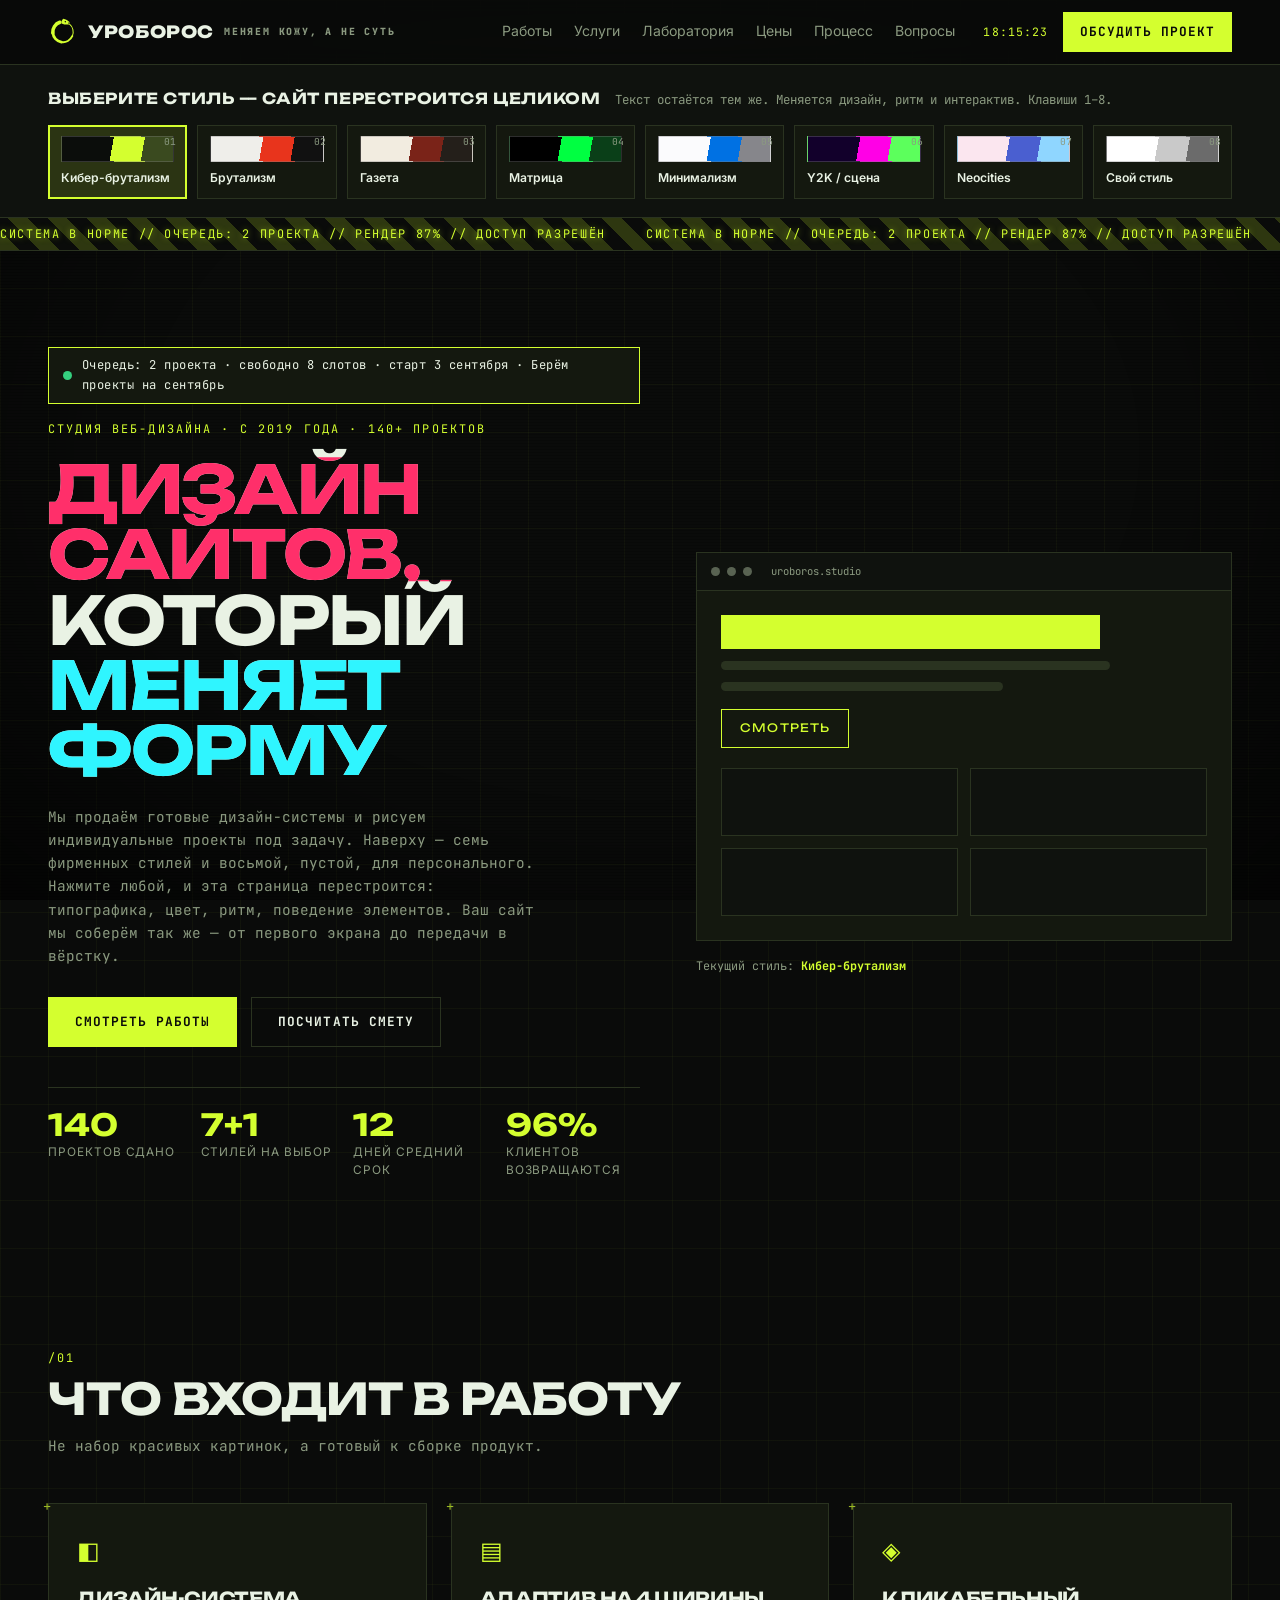
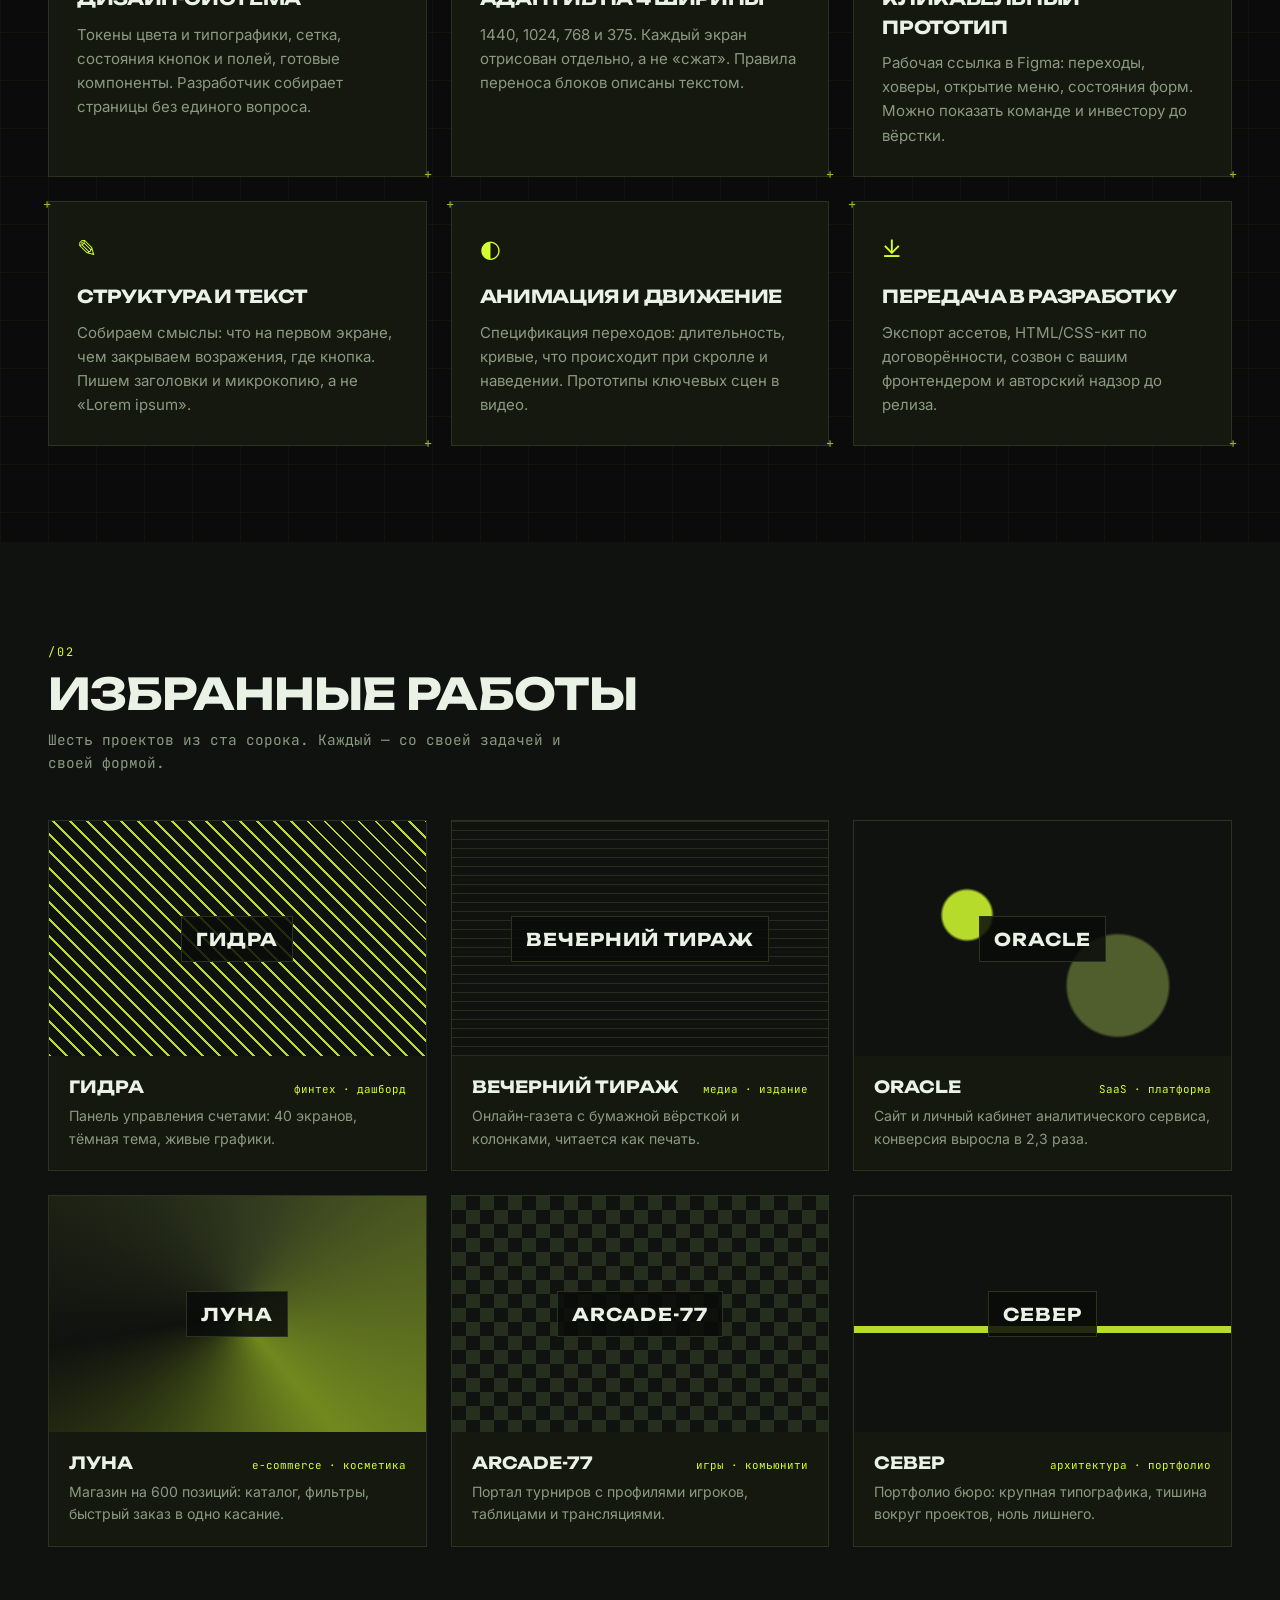
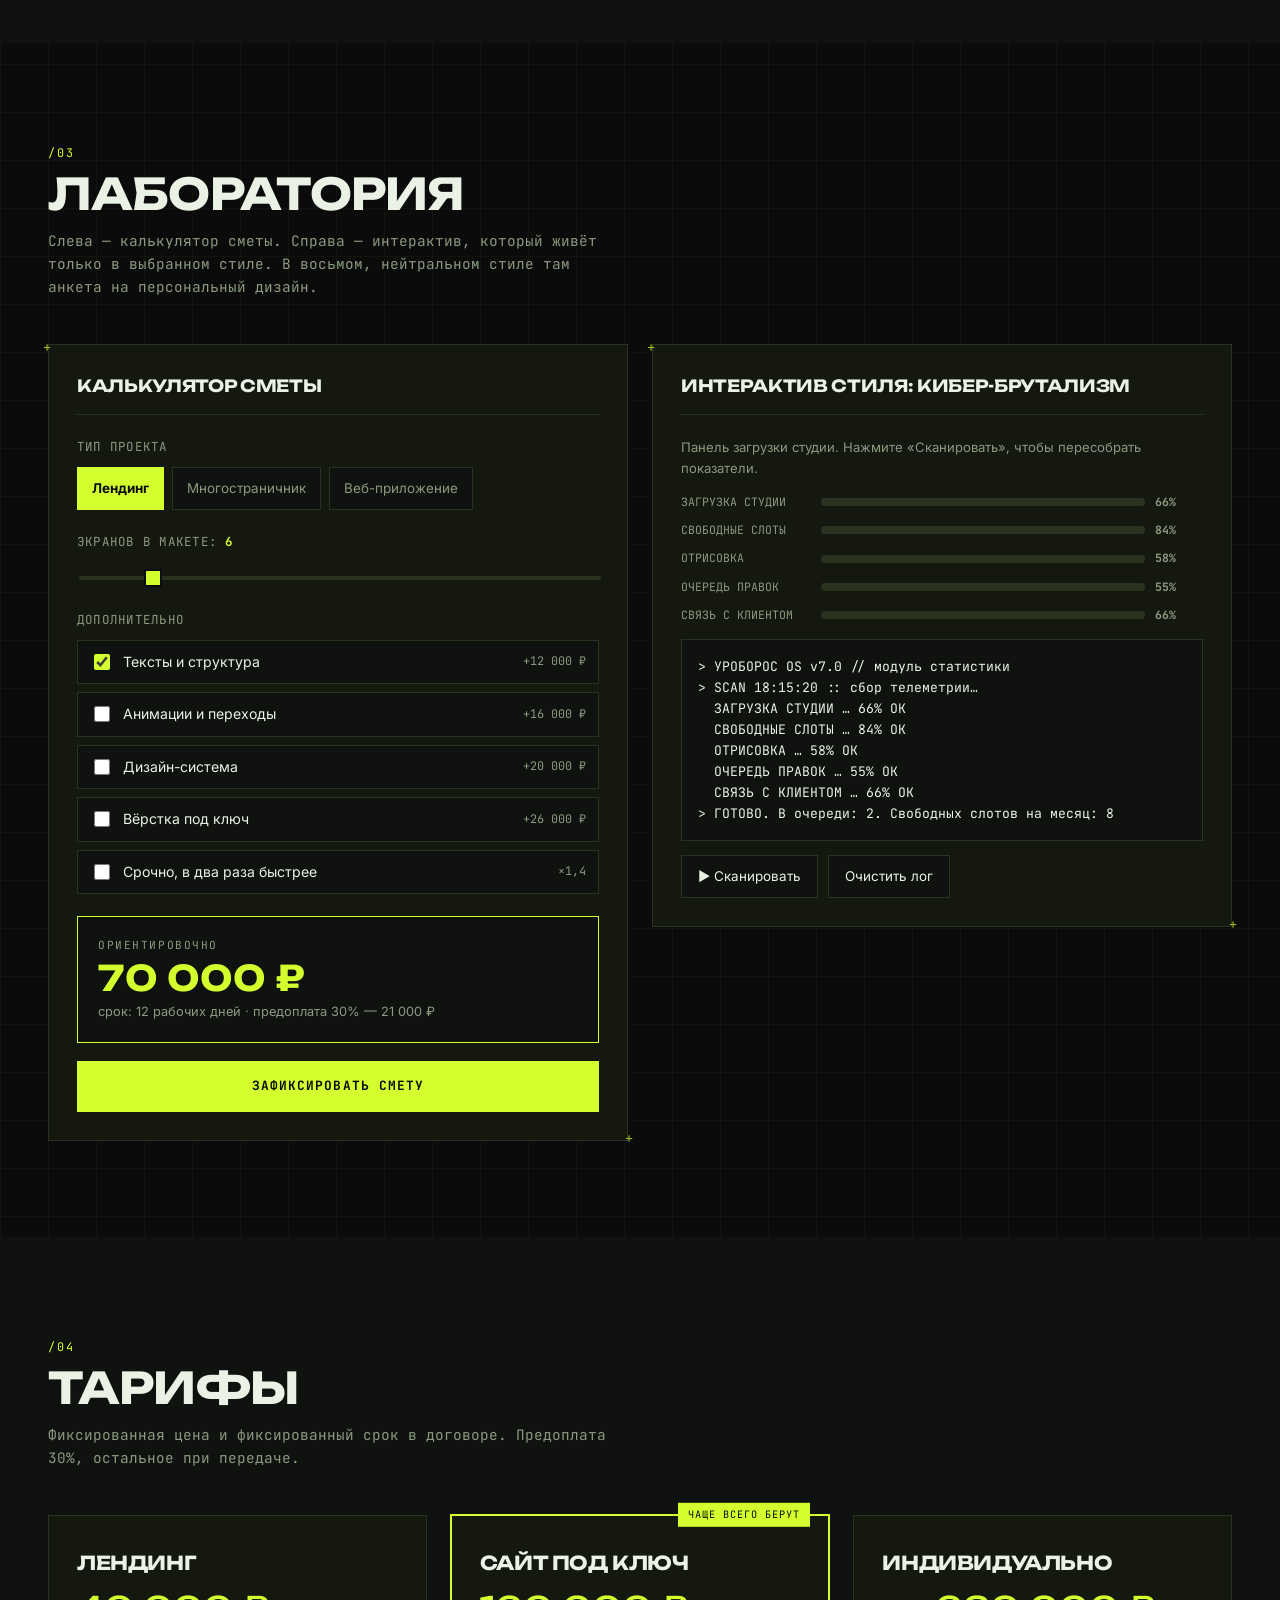
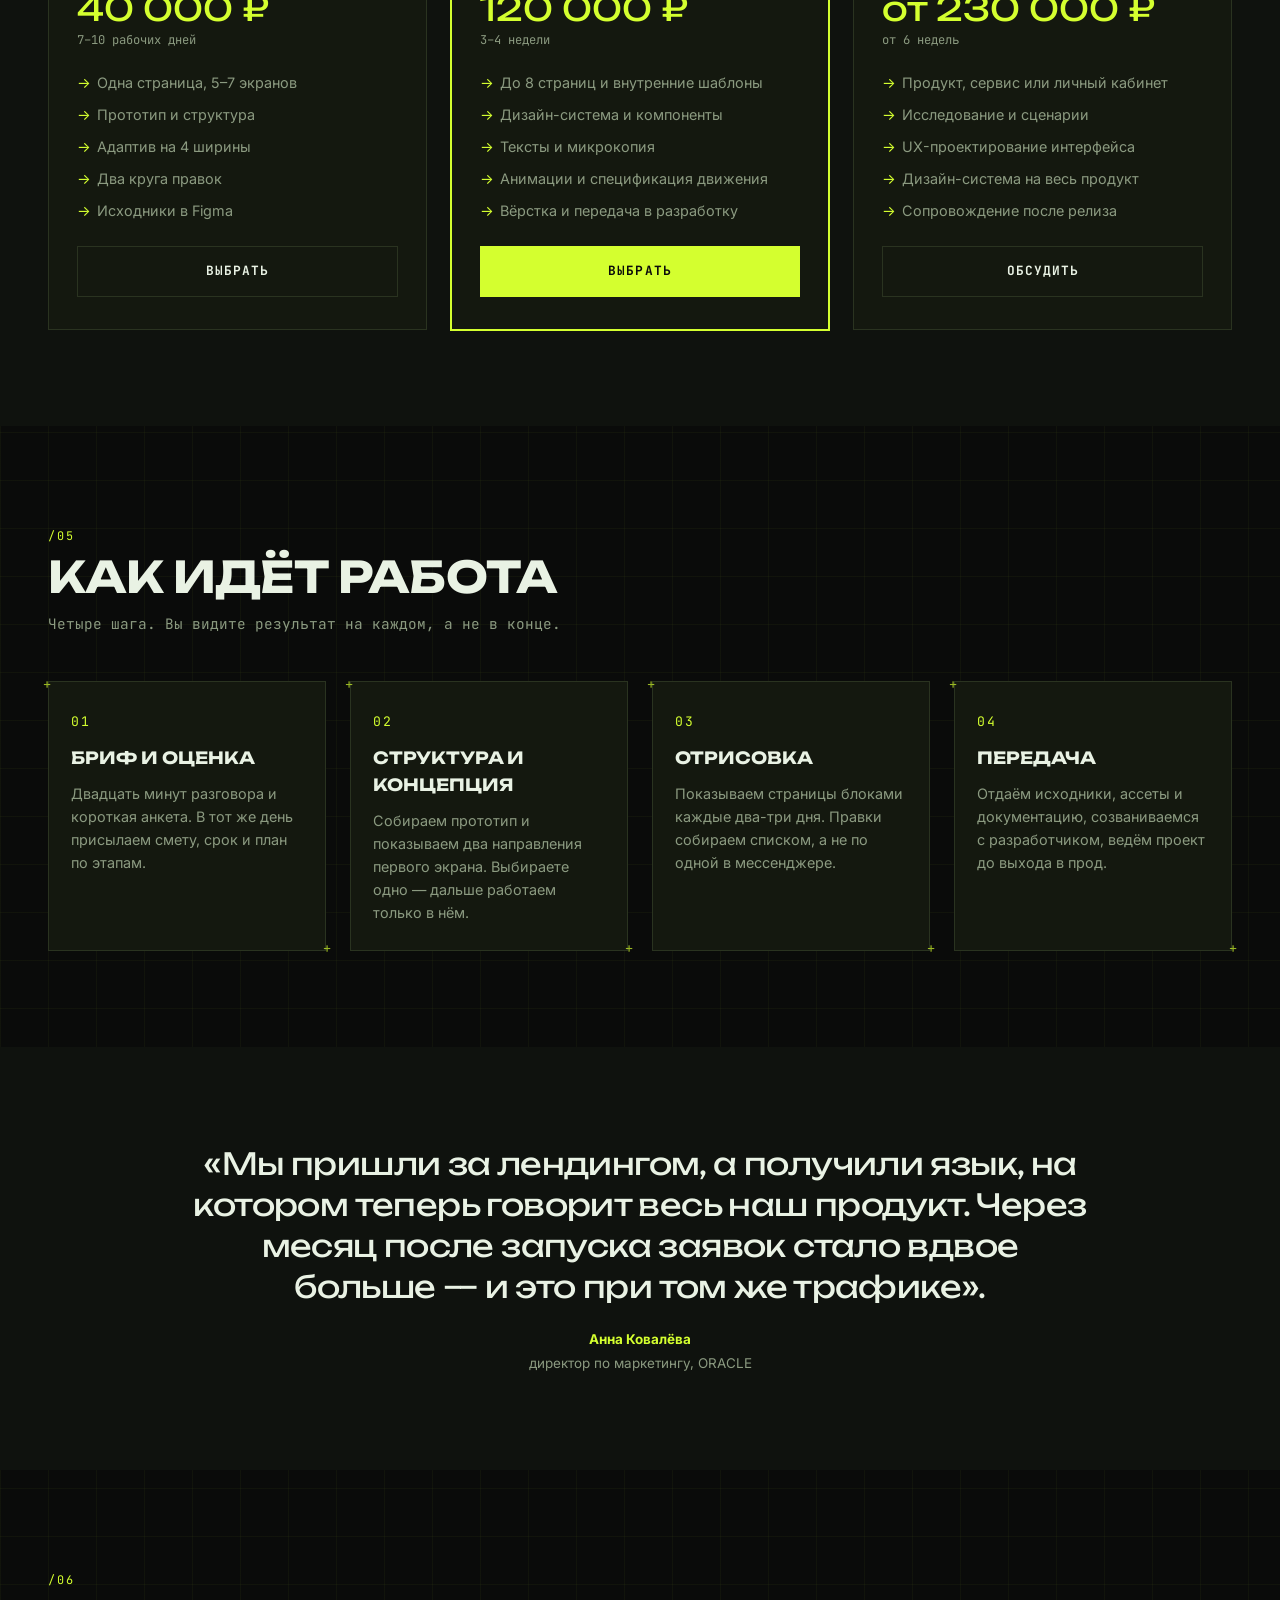
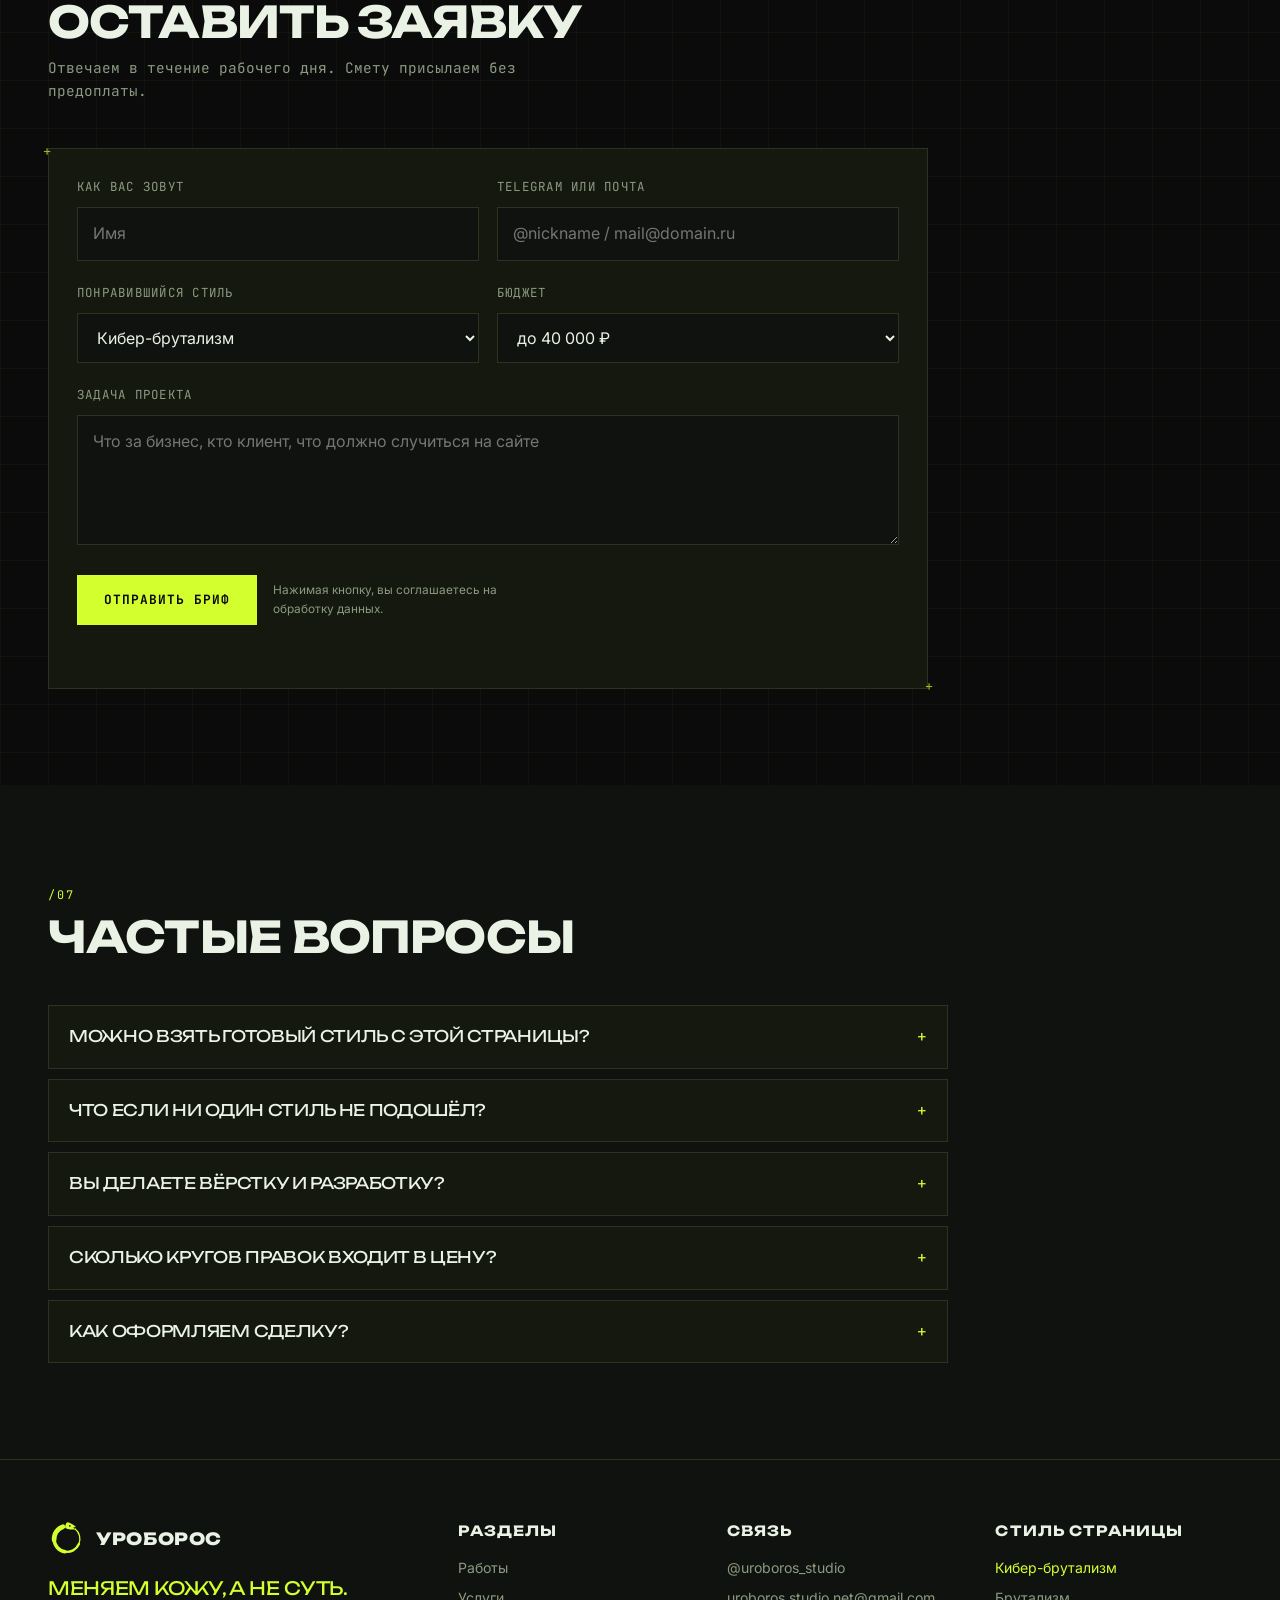
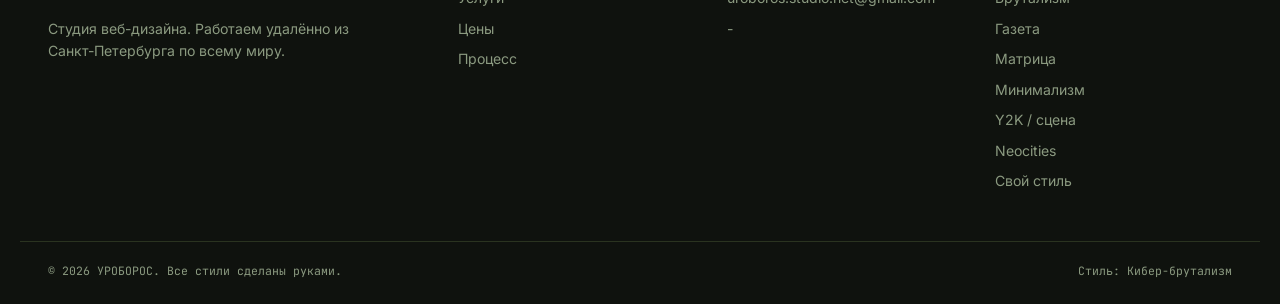
<file: index.html>
﻿<!DOCTYPE html>
<html lang="ru" data-theme="cyber">
<head>
<meta charset="utf-8">
<meta name="viewport" content="width=device-width, initial-scale=1">
<title>УРОБОРОС — студия веб-дизайна</title>
<meta name="description" content="Продаём дизайн сайтов: лендинги, многостраничники, дизайн-системы. Выберите стиль — сайт перестроится на ваших глазах.">
<link rel="preconnect" href="https://fonts.googleapis.com">
<link rel="preconnect" href="https://fonts.gstatic.com" crossorigin>
<link href="https://fonts.googleapis.com/css2?family=Archivo+Black&family=Chakra+Petch:wght@400;600;700&family=Comic+Neue:wght@400;700&family=Inter:wght@300;400;500;600;700&family=JetBrains+Mono:wght@400;700&family=Montserrat:wght@400;700;900&family=Unbounded:wght@400;700;900&family=Old+Standard+TT:ital,wght@0,400;0,700;1,400&family=Playfair+Display:ital,wght@0,700;0,900;1,700&family=Pixelify+Sans:wght@400;500;700&family=Share+Tech+Mono&family=VT323&display=swap" rel="stylesheet">
<link rel="icon" href="data:image/svg+xml,%3Csvg xmlns='http://www.w3.org/2000/svg' viewBox='0 0 100 100'%3E%3Cg fill='none' stroke='%23d4ff2f' stroke-linecap='round'%3E%3Cpath d='M70.93 23.21A34 34 0 0 1 81.06 63.83' stroke-width='3.4'/%3E%3Cpath d='M81.3 63.28A34 34 0 0 1 44.1 83.48' stroke-width='6.2'/%3E%3Cpath d='M44.68 83.58A34 34 0 0 1 16.08 52.37' stroke-width='9'/%3E%3Cpath d='M16.13 52.96A34 34 0 0 1 39.49 17.66' stroke-width='12'/%3E%3C/g%3E%3Cg transform='translate(60.51 17.66) rotate(18)'%3E%3Cpath fill-rule='evenodd' fill='%23d4ff2f' d='M-13 -8 C-5 -9.4 5 -7 12.5 -3.4 L6 0 L12.5 3.4 C5 7 -5 9.4 -13 8 C-16 4 -16 -4 -13 -8 Z M-3.4 -3.2 a2.1 2.1 0 1 0 0.01 0 Z'/%3E%3C/g%3E%3C/svg%3E">
<link rel="stylesheet" href="styles.css">
</head>
<body>

<!-- слой фоновых эффектов темы -->
<div class="fx-layer" id="fxLayer" aria-hidden="true"></div>
<div class="fx-scanlines" aria-hidden="true"></div>
<div class="fx-vignette" aria-hidden="true"></div>

<!-- ШАПКА -->
<header class="site-header">
  <div class="wrap header-inner">
    <a href="#top" class="logo">
      <span class="logo-mark" aria-hidden="true"><svg class="uro" viewBox="0 0 100 100" aria-hidden="true" fill="none" stroke="currentColor" stroke-linecap="round"><path d="M70.93 23.21A34 34 0 0 1 81.06 63.83" stroke-width="3.4"/><path d="M81.3 63.28A34 34 0 0 1 44.1 83.48" stroke-width="6.2"/><path d="M44.68 83.58A34 34 0 0 1 16.08 52.37" stroke-width="9"/><path d="M16.13 52.96A34 34 0 0 1 39.49 17.66" stroke-width="12"/><g transform="translate(60.51 17.66) rotate(18)"><path fill-rule="evenodd" fill="currentColor" stroke="none" d="M-13 -8 C-5 -9.4 5 -7 12.5 -3.4 L6 0 L12.5 3.4 C5 7 -5 9.4 -13 8 C-16 4 -16 -4 -13 -8 Z M-3.4 -3.2 a2.1 2.1 0 1 0 0.01 0 Z"/></g></svg></span>
      <span class="logo-text">УРОБОРОС</span>
      <span class="logo-sub">меняем кожу, а не суть</span>
    </a>
    <nav class="nav" id="nav" aria-label="Основная навигация">
      <a href="#works">Работы</a>
      <a href="#services">Услуги</a>
      <a href="#lab">Лаборатория</a>
      <a href="#pricing">Цены</a>
      <a href="#process">Процесс</a>
      <a href="#faq">Вопросы</a>
    </nav>
    <div class="header-right">
      <span class="sys-clock" id="sysClock">--:--:--</span>
      <a href="#brief" class="btn btn-primary btn-sm">Обсудить проект</a>
    </div>
    <button class="burger" id="burger" aria-label="Меню">≡</button>
  </div>
</header>

<!-- ПЕРЕКЛЮЧАТЕЛЬ СТИЛЕЙ -->
<section class="switcher" id="top">
  <div class="wrap">
    <div class="switcher-head">
      <span class="switcher-label">Выберите стиль — сайт перестроится целиком</span>
      <span class="switcher-hint">Текст остаётся тем же. Меняется дизайн, ритм и интерактив. Клавиши 1–8.</span>
    </div>
    <div class="chips" id="chips" role="tablist">
      <button class="chip" data-set-theme="cyber" role="tab">
        <span class="chip-swatch" style="--a:#0b0d0b;--b:#d4ff2f;--c:#3a4a1f"></span>
        <span class="chip-name">Кибер-брутализм</span>
        <span class="chip-num">01</span>
      </button>
      <button class="chip" data-set-theme="swiss" role="tab">
        <span class="chip-swatch" style="--a:#efeeea;--b:#e8341c;--c:#111111"></span>
        <span class="chip-name">Брутализм</span>
        <span class="chip-num">02</span>
      </button>
      <button class="chip" data-set-theme="paper" role="tab">
        <span class="chip-swatch" style="--a:#f2ece0;--b:#7a2318;--c:#241f1a"></span>
        <span class="chip-name">Газета</span>
        <span class="chip-num">03</span>
      </button>
      <button class="chip" data-set-theme="matrix" role="tab">
        <span class="chip-swatch" style="--a:#000000;--b:#00ff41;--c:#0a3f18"></span>
        <span class="chip-name">Матрица</span>
        <span class="chip-num">04</span>
      </button>
      <button class="chip" data-set-theme="apple" role="tab">
        <span class="chip-swatch" style="--a:#fbfbfd;--b:#0071e3;--c:#86868b"></span>
        <span class="chip-name">Минимализм</span>
        <span class="chip-num">05</span>
      </button>
      <button class="chip" data-set-theme="y2k" role="tab">
        <span class="chip-swatch" style="--a:#12002b;--b:#ff00e6;--c:#5cff5c"></span>
        <span class="chip-name">Y2K / сцена</span>
        <span class="chip-num">06</span>
      </button>
      <button class="chip" data-set-theme="neo" role="tab">
        <span class="chip-swatch" style="--a:#fbe6ef;--b:#4a5fd0;--c:#8fd6ff"></span>
        <span class="chip-name">Neocities</span>
        <span class="chip-num">07</span>
      </button>
      <button class="chip" data-set-theme="custom" role="tab">
        <span class="chip-swatch" style="--a:#ffffff;--b:#c9c9c9;--c:#6b6b6b"></span>
        <span class="chip-name">Свой стиль</span>
        <span class="chip-num">08</span>
      </button>
    </div>

    <div class="custom-note">
      <div class="custom-note-body">
        <b>Ни один из семи стилей не подошёл?</b>
        <p>Это нормально: у вашего бизнеса может быть своя интонация. Заполните короткую анкету — обсудим ваши референсы, соберём персональный стиль и покажем два направления первого экрана до начала отрисовки. Анкета ниже, в «Лаборатории», займёт две минуты.</p>
      </div>
      <div class="custom-note-actions">
        <a href="#lab" class="btn btn-primary">Заполнить анкету</a>
        <a href="#brief" class="btn btn-ghost">Написать напрямую</a>
      </div>
    </div>
  </div>
</section>

<div class="marquee" aria-hidden="true">
  <div class="marquee-track" id="marqueeTrack"></div>
</div>

<main>

<!-- ГЕРОЙ -->
<section class="hero">
  <div class="wrap hero-grid">
    <div class="hero-copy">
      <p class="status-line" id="statusLine"><span class="status-dot"></span><span class="status-text">Очередь: 2 проекта · свободно 3 слота · старт 15 сентября</span></p>
      <p class="eyebrow" data-c="hero.eyebrow">Студия веб-дизайна · с 2019 года · 140+ проектов</p>
      <h1 class="hero-title" data-c="hero.title" data-text="Дизайн сайтов, который меняет форму">Дизайн сайтов, который меняет форму</h1>
      <p class="lead" data-c="hero.lead">Мы продаём готовые дизайн-системы и рисуем индивидуальные проекты под задачу. Наверху — семь фирменных стилей и восьмой, пустой, для персонального. Нажмите любой, и эта страница перестроится: типографика, цвет, ритм, поведение элементов. Ваш сайт мы соберём так же — от первого экрана до передачи в вёрстку.</p>
      <div class="hero-actions">
        <a href="#works" class="btn btn-primary">Смотреть работы</a>
        <a href="#lab" class="btn btn-ghost">Посчитать смету</a>
      </div>
      <ul class="stats">
        <li><b data-c="stats.0.value">140</b><span data-c="stats.0.label">проектов сдано</span></li>
        <li><b data-c="stats.1.value">7+1</b><span data-c="stats.1.label">стилей на выбор</span></li>
        <li><b data-c="stats.2.value">12</b><span data-c="stats.2.label">дней средний срок</span></li>
        <li><b data-c="stats.3.value">96%</b><span data-c="stats.3.label">клиентов возвращаются</span></li>
      </ul>
    </div>
    <div class="hero-visual">
      <div class="mock">
        <div class="mock-bar"><i></i><i></i><i></i><span class="mock-url">uroboros.studio</span></div>
        <div class="mock-body">
          <div class="mock-hero">
            <div class="mock-h"></div>
            <div class="mock-line w80"></div>
            <div class="mock-line w60"></div>
            <div class="mock-btn">СМОТРЕТЬ</div>
          </div>
          <div class="mock-grid">
            <div class="mock-cell"></div><div class="mock-cell"></div>
            <div class="mock-cell"></div><div class="mock-cell"></div>
          </div>
        </div>
      </div>
      <div class="hero-badge">Текущий стиль: <b id="currentThemeName">Кибер-брутализм</b></div>
    </div>
  </div>
</section>

<!-- УСЛУГИ -->
<section class="section" id="services">
  <div class="wrap">
    <div class="section-head">
      <span class="section-num">/01</span>
      <h2>Что входит в работу</h2>
      <p class="section-sub">Не набор красивых картинок, а готовый к сборке продукт.</p>
    </div>
    <div class="grid grid-3">
      <article class="card reveal">
        <div class="card-icon">◧</div>
        <h3>Дизайн-система</h3>
        <p>Токены цвета и типографики, сетка, состояния кнопок и полей, готовые компоненты. Разработчик собирает страницы без единого вопроса.</p>
      </article>
      <article class="card reveal">
        <div class="card-icon">▤</div>
        <h3>Адаптив на 4 ширины</h3>
        <p>1440, 1024, 768 и 375. Каждый экран отрисован отдельно, а не «сжат». Правила переноса блоков описаны текстом.</p>
      </article>
      <article class="card reveal">
        <div class="card-icon">◈</div>
        <h3>Кликабельный прототип</h3>
        <p>Рабочая ссылка в Figma: переходы, ховеры, открытие меню, состояния форм. Можно показать команде и инвестору до вёрстки.</p>
      </article>
      <article class="card reveal">
        <div class="card-icon">✎</div>
        <h3>Структура и текст</h3>
        <p>Собираем смыслы: что на первом экране, чем закрываем возражения, где кнопка. Пишем заголовки и микрокопию, а не «Lorem ipsum».</p>
      </article>
      <article class="card reveal">
        <div class="card-icon">◐</div>
        <h3>Анимация и движение</h3>
        <p>Спецификация переходов: длительность, кривые, что происходит при скролле и наведении. Прототипы ключевых сцен в видео.</p>
      </article>
      <article class="card reveal">
        <div class="card-icon">⤓</div>
        <h3>Передача в разработку</h3>
        <p>Экспорт ассетов, HTML/CSS-кит по договорённости, созвон с вашим фронтендером и авторский надзор до релиза.</p>
      </article>
    </div>
  </div>
</section>

<!-- РАБОТЫ -->
<section class="section section-alt" id="works">
  <div class="wrap">
    <div class="section-head">
      <span class="section-num">/02</span>
      <h2>Избранные работы</h2>
      <p class="section-sub">Шесть проектов из ста сорока. Каждый — со своей задачей и своей формой.</p>
    </div>
    <div class="grid grid-3 works">
      <a class="work reveal" href="#brief">
        <div class="work-thumb" data-pattern="a"><span class="work-thumb-label" data-c="works.0.name">ГИДРА</span></div>
        <div class="work-meta"><h3 data-c="works.0.name">ГИДРА</h3><span class="work-tag" data-c="works.0.tag">финтех · дашборд</span></div>
        <p data-c="works.0.text">Панель управления счетами: 40 экранов, тёмная тема, живые графики.</p>
      </a>
      <a class="work reveal" href="#brief">
        <div class="work-thumb" data-pattern="b"><span class="work-thumb-label" data-c="works.1.name">ВЕЧЕРНИЙ ТИРАЖ</span></div>
        <div class="work-meta"><h3 data-c="works.1.name">ВЕЧЕРНИЙ ТИРАЖ</h3><span class="work-tag" data-c="works.1.tag">медиа · издание</span></div>
        <p data-c="works.1.text">Онлайн-газета с бумажной вёрсткой и колонками, читается как печать.</p>
      </a>
      <a class="work reveal" href="#brief">
        <div class="work-thumb" data-pattern="c"><span class="work-thumb-label" data-c="works.2.name">ORACLE</span></div>
        <div class="work-meta"><h3 data-c="works.2.name">ORACLE</h3><span class="work-tag" data-c="works.2.tag">SaaS · платформа</span></div>
        <p data-c="works.2.text">Сайт и личный кабинет аналитического сервиса, конверсия выросла в 2,3 раза.</p>
      </a>
      <a class="work reveal" href="#brief">
        <div class="work-thumb" data-pattern="d"><span class="work-thumb-label" data-c="works.3.name">ЛУНА</span></div>
        <div class="work-meta"><h3 data-c="works.3.name">ЛУНА</h3><span class="work-tag" data-c="works.3.tag">e-commerce · косметика</span></div>
        <p data-c="works.3.text">Магазин на 600 позиций: каталог, фильтры, быстрый заказ в одно касание.</p>
      </a>
      <a class="work reveal" href="#brief">
        <div class="work-thumb" data-pattern="e"><span class="work-thumb-label" data-c="works.4.name">ARCADE-77</span></div>
        <div class="work-meta"><h3 data-c="works.4.name">ARCADE-77</h3><span class="work-tag" data-c="works.4.tag">игры · комьюнити</span></div>
        <p data-c="works.4.text">Портал турниров с профилями игроков, таблицами и трансляциями.</p>
      </a>
      <a class="work reveal" href="#brief">
        <div class="work-thumb" data-pattern="f"><span class="work-thumb-label" data-c="works.5.name">СЕВЕР</span></div>
        <div class="work-meta"><h3 data-c="works.5.name">СЕВЕР</h3><span class="work-tag" data-c="works.5.tag">архитектура · портфолио</span></div>
        <p data-c="works.5.text">Портфолио бюро: крупная типографика, тишина вокруг проектов, ноль лишнего.</p>
      </a>
    </div>
  </div>
</section>

<!-- ЛАБОРАТОРИЯ -->
<section class="section" id="lab">
  <div class="wrap">
    <div class="section-head">
      <span class="section-num">/03</span>
      <h2>Лаборатория</h2>
      <p class="section-sub">Слева — калькулятор сметы. Справа — интерактив, который живёт только в выбранном стиле. В восьмом, нейтральном стиле там анкета на персональный дизайн.</p>
    </div>
    <div class="lab-grid">
      <div class="calc panel">
        <h3 class="panel-title">Калькулятор сметы</h3>
        <div class="field">
          <label>Тип проекта</label>
          <div class="seg" id="calcType">
            <button type="button" class="seg-btn is-active" data-price="40000" data-days="10">Лендинг</button>
            <button type="button" class="seg-btn" data-price="120000" data-days="22">Многостраничник</button>
            <button type="button" class="seg-btn" data-price="230000" data-days="40">Веб-приложение</button>
          </div>
        </div>
        <div class="field">
          <label>Экранов в макете: <b id="pagesOut">6</b></label>
          <input type="range" id="pagesRange" min="1" max="40" value="6">
        </div>
        <div class="field">
          <label>Дополнительно</label>
          <div class="opts">
            <label class="opt"><input type="checkbox" data-price="12000" checked><span>Тексты и структура</span><em>+12 000 ₽</em></label>
            <label class="opt"><input type="checkbox" data-price="16000"><span>Анимации и переходы</span><em>+16 000 ₽</em></label>
            <label class="opt"><input type="checkbox" data-price="20000"><span>Дизайн-система</span><em>+20 000 ₽</em></label>
            <label class="opt"><input type="checkbox" data-price="26000"><span>Вёрстка под ключ</span><em>+26 000 ₽</em></label>
            <label class="opt"><input type="checkbox" data-mult="1.4" data-fast="1"><span>Срочно, в два раза быстрее</span><em>×1,4</em></label>
          </div>
        </div>
        <div class="calc-out">
          <span class="calc-out-label">Ориентировочно</span>
          <b class="calc-out-sum" id="calcSum">0 ₽</b>
          <span class="calc-out-note" id="calcTerm">срок: 10 рабочих дней</span>
        </div>
        <a href="#brief" class="btn btn-primary btn-block">Зафиксировать смету</a>
      </div>

      <div class="panel widget-panel">
        <h3 class="panel-title">Интерактив стиля: <span id="widgetThemeName">Кибер-брутализм</span></h3>
        <div id="themeWidget" class="theme-widget"></div>
      </div>
    </div>
  </div>
</section>

<!-- ЦЕНЫ -->
<section class="section section-alt" id="pricing">
  <div class="wrap">
    <div class="section-head">
      <span class="section-num">/04</span>
      <h2>Тарифы</h2>
      <p class="section-sub">Фиксированная цена и фиксированный срок в договоре. Предоплата 30%, остальное при передаче.</p>
    </div>
    <div class="grid grid-3">
      <article class="price reveal">
        <h3 data-c="pricing.0.name">Лендинг</h3>
        <div class="price-sum" data-c="pricing.0.sum">40 000 ₽</div>
        <p class="price-term" data-c="pricing.0.term">7–10 рабочих дней</p>
        <ul data-c-list="pricing.0.features">
          <li>Одна страница, 5–7 экранов</li>
          <li>Прототип и структура</li>
          <li>Адаптив на 4 ширины</li>
          <li>Два круга правок</li>
          <li>Исходники в Figma</li>
        </ul>
        <a href="#brief" class="btn btn-ghost btn-block">Выбрать</a>
      </article>
      <article class="price is-featured reveal">
        <span class="price-flag">чаще всего берут</span>
        <h3 data-c="pricing.1.name">Сайт под ключ</h3>
        <div class="price-sum" data-c="pricing.1.sum">120 000 ₽</div>
        <p class="price-term" data-c="pricing.1.term">3–4 недели</p>
        <ul data-c-list="pricing.1.features">
          <li>До 8 страниц и внутренние шаблоны</li>
          <li>Дизайн-система и компоненты</li>
          <li>Тексты и микрокопия</li>
          <li>Анимации и спецификация движения</li>
          <li>Вёрстка и передача в разработку</li>
        </ul>
        <a href="#brief" class="btn btn-primary btn-block">Выбрать</a>
      </article>
      <article class="price reveal">
        <h3 data-c="pricing.2.name">Индивидуально</h3>
        <div class="price-sum" data-c="pricing.2.sum">от 230 000 ₽</div>
        <p class="price-term" data-c="pricing.2.term">от 6 недель</p>
        <ul data-c-list="pricing.2.features">
          <li>Продукт, сервис или личный кабинет</li>
          <li>Исследование и сценарии</li>
          <li>UX-проектирование интерфейса</li>
          <li>Дизайн-система на весь продукт</li>
          <li>Сопровождение после релиза</li>
        </ul>
        <a href="#brief" class="btn btn-ghost btn-block">Обсудить</a>
      </article>
    </div>
  </div>
</section>

<!-- ПРОЦЕСС -->
<section class="section" id="process">
  <div class="wrap">
    <div class="section-head">
      <span class="section-num">/05</span>
      <h2>Как идёт работа</h2>
      <p class="section-sub">Четыре шага. Вы видите результат на каждом, а не в конце.</p>
    </div>
    <ol class="steps">
      <li class="step reveal"><span class="step-num">01</span><h3>Бриф и оценка</h3><p>Двадцать минут разговора и короткая анкета. В тот же день присылаем смету, срок и план по этапам.</p></li>
      <li class="step reveal"><span class="step-num">02</span><h3>Структура и концепция</h3><p>Собираем прототип и показываем два направления первого экрана. Выбираете одно — дальше работаем только в нём.</p></li>
      <li class="step reveal"><span class="step-num">03</span><h3>Отрисовка</h3><p>Показываем страницы блоками каждые два-три дня. Правки собираем списком, а не по одной в мессенджере.</p></li>
      <li class="step reveal"><span class="step-num">04</span><h3>Передача</h3><p>Отдаём исходники, ассеты и документацию, созваниваемся с разработчиком, ведём проект до выхода в прод.</p></li>
    </ol>
  </div>
</section>

<!-- ОТЗЫВ -->
<section class="section section-alt quote-section">
  <div class="wrap">
    <blockquote class="quote reveal">
      <p>«Мы пришли за лендингом, а получили язык, на котором теперь говорит весь наш продукт. Через месяц после запуска заявок стало вдвое больше — и это при том же трафике».</p>
      <footer><b>Анна Ковалёва</b><span>директор по маркетингу, ORACLE</span></footer>
    </blockquote>
  </div>
</section>

<!-- БРИФ -->
<section class="section" id="brief">
  <div class="wrap">
    <div class="section-head">
      <span class="section-num">/06</span>
      <h2>Оставить заявку</h2>
      <p class="section-sub">Отвечаем в течение рабочего дня. Смету присылаем без предоплаты.</p>
    </div>
    <form class="form panel" id="briefForm" novalidate>
      <div class="form-row">
        <div class="field"><label for="fName">Как вас зовут</label><input id="fName" name="name" type="text" placeholder="Имя" required></div>
        <div class="field"><label for="fContact">Telegram или почта</label><input id="fContact" name="contact" type="text" placeholder="@nickname / mail@domain.ru" required></div>
      </div>
      <div class="form-row">
        <div class="field"><label for="fStyle">Понравившийся стиль</label>
          <select id="fStyle" name="style">
            <option value="cyber">Кибер-брутализм</option>
            <option value="swiss">Брутализм</option>
            <option value="paper">Газета</option>
            <option value="matrix">Матрица</option>
            <option value="apple">Минимализм</option>
            <option value="y2k">Y2K / сцена</option>
            <option value="neo">Neocities</option>
            <option value="custom">Свой стиль, персональный</option>
          </select>
        </div>
        <div class="field"><label for="fBudget">Бюджет</label>
          <select id="fBudget" name="budget">
            <option>до 40 000 ₽</option>
            <option>40 000 — 120 000 ₽</option>
            <option>120 000 — 230 000 ₽</option>
            <option>больше 230 000 ₽</option>
          </select>
        </div>
      </div>
      <div class="field"><label for="fTask">Задача проекта</label><textarea id="fTask" name="task" rows="4" placeholder="Что за бизнес, кто клиент, что должно случиться на сайте"></textarea></div>
      <div class="form-foot">
        <button type="submit" class="btn btn-primary">Отправить бриф</button>
        <span class="form-note">Нажимая кнопку, вы соглашаетесь на обработку данных.</span>
      </div>
      <p class="form-status" id="formStatus" role="status"></p>
    </form>
  </div>
</section>

<!-- FAQ -->
<section class="section section-alt" id="faq">
  <div class="wrap">
    <div class="section-head">
      <span class="section-num">/07</span>
      <h2>Частые вопросы</h2>
    </div>
    <div class="faq">
      <details class="faq-item"><summary>Можно взять готовый стиль с этой страницы?</summary><p>Да. Любой из семи стилей мы адаптируем под ваш контент и логотип: это дешевле и быстрее индивидуальной разработки, потому что сетка и компоненты уже собраны.</p></details>
      <details class="faq-item"><summary>Что если ни один стиль не подошёл?</summary><p>Тогда берём восьмую плашку «Свой стиль»: она включает нейтральный режим и анкету. По вашим ответам и референсам собираем персональное направление, показываем два варианта первого экрана, вы выбираете одно — дальше работаем только в нём.</p></details>
      <details class="faq-item"><summary>Вы делаете вёрстку и разработку?</summary><p>Вёрстку — да, отдельной опцией. Бэкенд и интеграции ведёт партнёрский подряд, мы остаёмся на авторском надзоре до релиза.</p></details>
      <details class="faq-item"><summary>Сколько кругов правок входит в цену?</summary><p>Два на лендинге и три на проекте под ключ. Правки собираем списком после показа блока — так быстрее и дешевле для всех.</p></details>
      <details class="faq-item"><summary>Как оформляем сделку?</summary><p>Договор с фиксированной ценой и сроком: предоплата 30% на старте, остальные 70% при передаче. Работаем с ИП, ООО и самозанятыми.</p></details>
    </div>
  </div>
</section>

</main>

<footer class="site-footer">
  <div class="wrap footer-grid">
    <div>
      <a href="#top" class="logo"><span class="logo-mark" aria-hidden="true"><svg class="uro" viewBox="0 0 100 100" aria-hidden="true" fill="none" stroke="currentColor" stroke-linecap="round"><path d="M70.93 23.21A34 34 0 0 1 81.06 63.83" stroke-width="3.4"/><path d="M81.3 63.28A34 34 0 0 1 44.1 83.48" stroke-width="6.2"/><path d="M44.68 83.58A34 34 0 0 1 16.08 52.37" stroke-width="9"/><path d="M16.13 52.96A34 34 0 0 1 39.49 17.66" stroke-width="12"/><g transform="translate(60.51 17.66) rotate(18)"><path fill-rule="evenodd" fill="currentColor" stroke="none" d="M-13 -8 C-5 -9.4 5 -7 12.5 -3.4 L6 0 L12.5 3.4 C5 7 -5 9.4 -13 8 C-16 4 -16 -4 -13 -8 Z M-3.4 -3.2 a2.1 2.1 0 1 0 0.01 0 Z"/></g></svg></span><span class="logo-text">УРОБОРОС</span></a>
      <p class="footer-slogan">Меняем кожу, а не суть.</p>
      <p class="footer-note">Студия веб-дизайна. Работаем удалённо из Санкт-Петербурга по всему миру.</p>
    </div>
    <div>
      <h4>Разделы</h4>
      <ul><li><a href="#works">Работы</a></li><li><a href="#services">Услуги</a></li><li><a href="#pricing">Цены</a></li><li><a href="#process">Процесс</a></li></ul>
    </div>
    <div>
      <h4>Связь</h4>
      <ul><li><a id="cTelegram" href="#brief">Telegram</a></li><li><a id="cEmail" href="#brief">hello@uroboros.studio</a></li><li><a id="cPhone" href="#brief">+7 900 000-00-00</a></li></ul>
    </div>
    <div>
      <h4>Стиль страницы</h4>
      <ul class="footer-themes" id="footerThemes"></ul>
    </div>
  </div>
  <div class="wrap footer-bottom">
    <span>© 2026 УРОБОРОС. Все стили сделаны руками.</span>
    <span id="footerTheme">Стиль: Кибер-брутализм</span>
  </div>
</footer>

<button class="to-top" id="toTop" aria-label="Наверх">↑</button>

<script src="content.js"></script>
<script src="app.js"></script>
</body>
</html>
</file>
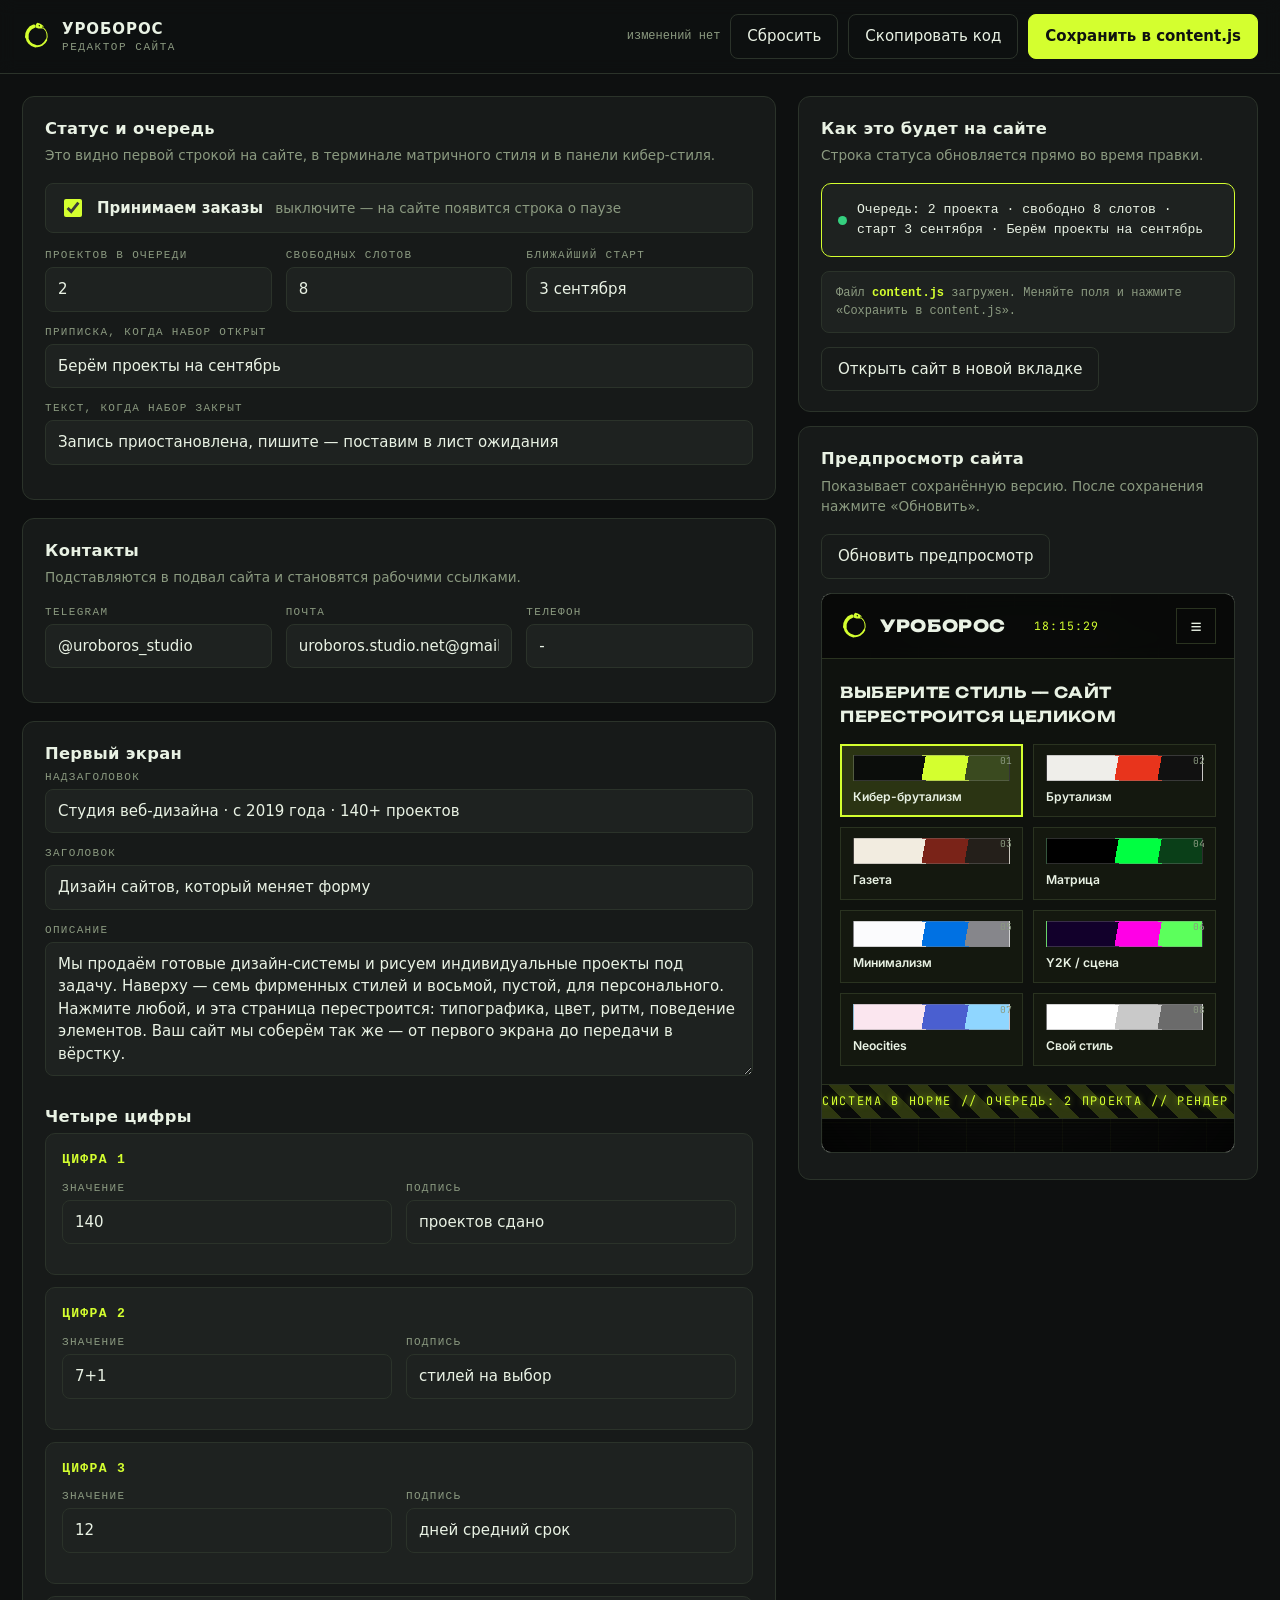
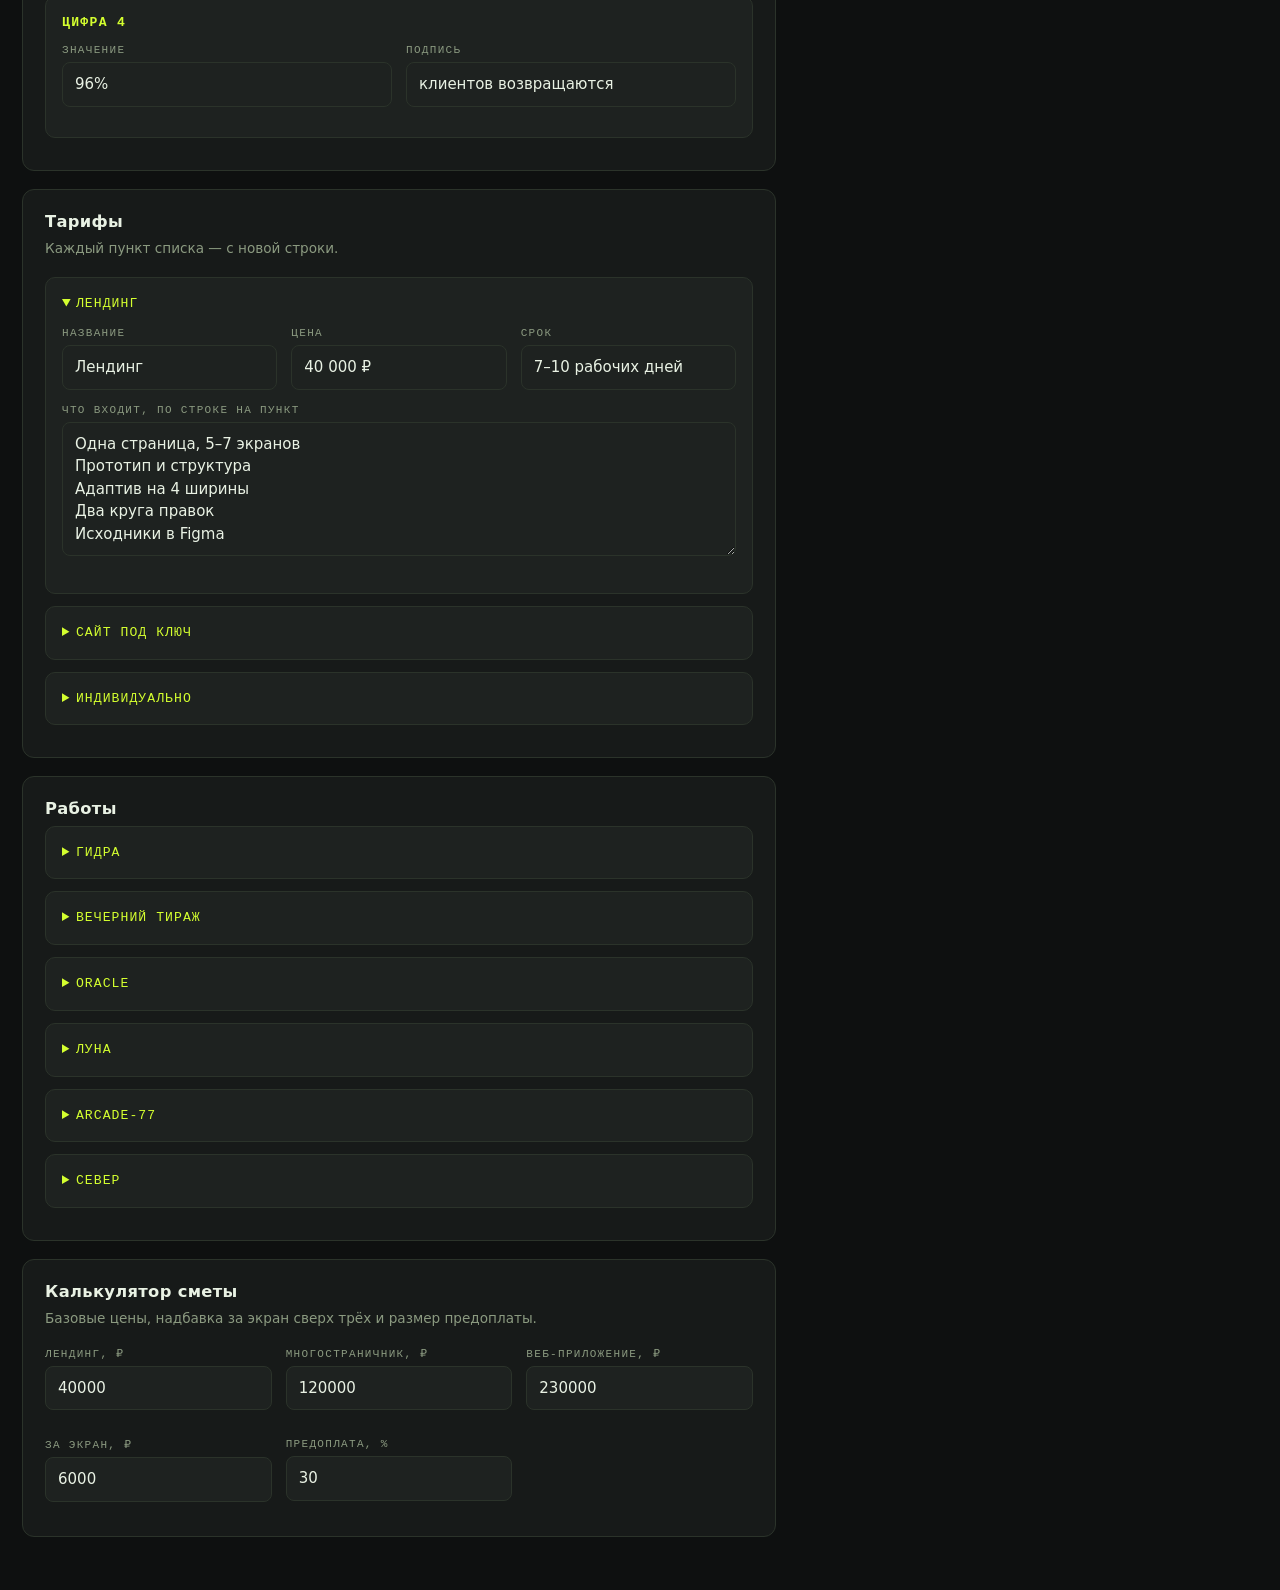
<file: admin.html>
<!DOCTYPE html>
<html lang="ru">
<head>
<meta charset="utf-8">
<meta name="viewport" content="width=device-width, initial-scale=1">
<title>УРОБОРОС — редактор сайта</title>
<link rel="icon" href="data:image/svg+xml,%3Csvg xmlns='http://www.w3.org/2000/svg' viewBox='0 0 100 100'%3E%3Cg fill='none' stroke='%23d4ff2f' stroke-linecap='round'%3E%3Cpath d='M70.93 23.21A34 34 0 0 1 81.06 63.83' stroke-width='3.4'/%3E%3Cpath d='M81.3 63.28A34 34 0 0 1 44.1 83.48' stroke-width='6.2'/%3E%3Cpath d='M44.68 83.58A34 34 0 0 1 16.08 52.37' stroke-width='9'/%3E%3Cpath d='M16.13 52.96A34 34 0 0 1 39.49 17.66' stroke-width='12'/%3E%3C/g%3E%3Cg transform='translate(60.51 17.66) rotate(18)'%3E%3Cpath fill-rule='evenodd' fill='%23d4ff2f' d='M-13 -8 C-5 -9.4 5 -7 12.5 -3.4 L6 0 L12.5 3.4 C5 7 -5 9.4 -13 8 C-16 4 -16 -4 -13 -8 Z M-3.4 -3.2 a2.1 2.1 0 1 0 0.01 0 Z'/%3E%3C/g%3E%3C/svg%3E">
<style>
  * { box-sizing: border-box; }
  :root {
    --bg: #0e1010; --panel: #171a19; --panel2: #1e2220; --fg: #e9f2e4; --fg2: #8b9a80;
    --line: #2b332a; --accent: #d4ff2f; --danger: #ff5a4d; --ok: #35d07f;
    --mono: "JetBrains Mono", ui-monospace, Consolas, monospace;
  }
  body { margin: 0; background: var(--bg); color: var(--fg); font: 15px/1.5 system-ui, "Segoe UI", sans-serif; }

  header { position: sticky; top: 0; z-index: 20; display: flex; align-items: center; gap: 16px; flex-wrap: wrap;
    padding: 14px 22px; background: rgba(14,16,16,.94); backdrop-filter: blur(8px); border-bottom: 1px solid var(--line); }
  .brand { display: flex; align-items: center; gap: 10px; font-weight: 700; letter-spacing: .06em; }
  .brand svg { width: 30px; height: 30px; color: var(--accent); }
  .brand small { display: block; font: 11px/1.2 var(--mono); color: var(--fg2); letter-spacing: .14em; text-transform: uppercase; }
  .head-actions { margin-left: auto; display: flex; gap: 10px; flex-wrap: wrap; align-items: center; }
  .saved-mark { font: 12px var(--mono); color: var(--fg2); }
  .saved-mark.is-dirty { color: var(--accent); }

  button, .btn { font: inherit; cursor: pointer; border-radius: 8px; padding: 10px 16px; border: 1px solid var(--line);
    background: var(--panel2); color: var(--fg); transition: .15s; }
  button:hover { border-color: var(--accent); }
  .primary { background: var(--accent); color: #101210; border-color: var(--accent); font-weight: 700; }
  .primary:hover { filter: brightness(1.08); }
  .ghost { background: transparent; }

  main { display: grid; grid-template-columns: minmax(0, 1fr) minmax(0, 460px); gap: 22px; padding: 22px; align-items: start; }
  @media (max-width: 1000px) { main { grid-template-columns: 1fr; } .preview { position: static !important; } }

  .card { background: var(--panel); border: 1px solid var(--line); border-radius: 12px; padding: 20px 22px; margin-bottom: 18px; }
  .card > h2 { margin: 0 0 4px; font-size: 1.02rem; letter-spacing: .02em; }
  .card > p.hint { margin: 0 0 18px; color: var(--fg2); font-size: .85rem; }

  .row { display: grid; grid-template-columns: repeat(auto-fit, minmax(180px, 1fr)); gap: 14px; }
  label.f { display: block; margin-bottom: 14px; }
  label.f > span { display: block; font: 11px var(--mono); text-transform: uppercase; letter-spacing: .12em; color: var(--fg2); margin-bottom: 6px; }
  input[type="text"], input[type="number"], textarea {
    width: 100%; padding: 10px 12px; background: var(--panel2); color: var(--fg);
    border: 1px solid var(--line); border-radius: 8px; outline: none; font: inherit;
  }
  input:focus, textarea:focus { border-color: var(--accent); }
  textarea { resize: vertical; min-height: 84px; }

  .switch { display: flex; align-items: center; gap: 12px; padding: 12px 14px; background: var(--panel2);
    border: 1px solid var(--line); border-radius: 8px; margin-bottom: 16px; cursor: pointer; }
  .switch input { width: 18px; height: 18px; accent-color: var(--accent); }
  .switch b { font-weight: 600; }
  .switch span { color: var(--fg2); font-size: .85rem; }

  .item { border: 1px solid var(--line); border-radius: 10px; padding: 16px; margin-bottom: 12px; background: var(--panel2); }
  .item h3 { margin: 0 0 12px; font-size: .82rem; font-family: var(--mono); color: var(--accent); letter-spacing: .1em; text-transform: uppercase; }
  details.item > summary { cursor: pointer; font-family: var(--mono); font-size: .82rem; color: var(--accent); letter-spacing: .08em; text-transform: uppercase; }
  details.item[open] > summary { margin-bottom: 14px; }

  .preview { position: sticky; top: 84px; }
  .preview-status { padding: 16px; border: 1px solid var(--accent); border-radius: 10px; background: var(--panel2); font-family: var(--mono); font-size: .82rem; display: flex; gap: 10px; align-items: center; }
  .preview-status .dot { width: 9px; height: 9px; border-radius: 50%; background: var(--ok); flex: none; }
  .preview-status.closed { border-color: var(--line); color: var(--fg2); }
  .preview-status.closed .dot { background: var(--danger); }
  iframe { width: 100%; height: 560px; border: 1px solid var(--line); border-radius: 10px; background: #fff; margin-top: 14px; }

  .log { margin-top: 14px; padding: 12px 14px; border-radius: 8px; background: var(--panel2); border: 1px solid var(--line);
    font: 12px/1.5 var(--mono); color: var(--fg2); white-space: pre-wrap; }
  .log b { color: var(--accent); }
  code { font-family: var(--mono); font-size: .85em; color: var(--accent); }
</style>
</head>
<body>

<header>
  <div class="brand">
    <svg viewBox="0 0 100 100" fill="none" stroke="currentColor" stroke-linecap="round" aria-hidden="true">
      <path d="M70.93 23.21A34 34 0 0 1 81.06 63.83" stroke-width="3.4"/>
      <path d="M81.3 63.28A34 34 0 0 1 44.1 83.48" stroke-width="6.2"/>
      <path d="M44.68 83.58A34 34 0 0 1 16.08 52.37" stroke-width="9"/>
      <path d="M16.13 52.96A34 34 0 0 1 39.49 17.66" stroke-width="12"/>
      <g transform="translate(60.51 17.66) rotate(18)">
        <path fill-rule="evenodd" fill="currentColor" stroke="none" d="M-13 -8 C-5 -9.4 5 -7 12.5 -3.4 L6 0 L12.5 3.4 C5 7 -5 9.4 -13 8 C-16 4 -16 -4 -13 -8 Z M-3.4 -3.2 a2.1 2.1 0 1 0 0.01 0 Z"/>
      </g>
    </svg>
    <div>УРОБОРОС<small>редактор сайта</small></div>
  </div>
  <div class="head-actions">
    <span class="saved-mark" id="dirty">изменений нет</span>
    <button class="ghost" id="btnReset">Сбросить</button>
    <button class="ghost" id="btnCopy">Скопировать код</button>
    <button class="primary" id="btnSave">Сохранить в content.js</button>
  </div>
</header>

<main>
  <div>
    <section class="card">
      <h2>Статус и очередь</h2>
      <p class="hint">Это видно первой строкой на сайте, в терминале матричного стиля и в панели кибер-стиля.</p>
      <label class="switch"><input type="checkbox" id="statusOpen"><b>Принимаем заказы</b><span>выключите — на сайте появится строка о паузе</span></label>
      <div class="row">
        <label class="f"><span>Проектов в очереди</span><input type="number" id="statusQueue" min="0" max="99"></label>
        <label class="f"><span>Свободных слотов</span><input type="number" id="statusSlots" min="0" max="99"></label>
        <label class="f"><span>Ближайший старт</span><input type="text" id="statusNextStart" placeholder="15 сентября"></label>
      </div>
      <label class="f"><span>Приписка, когда набор открыт</span><input type="text" id="statusNoteOpen"></label>
      <label class="f"><span>Текст, когда набор закрыт</span><input type="text" id="statusNoteClosed"></label>
    </section>

    <section class="card">
      <h2>Контакты</h2>
      <p class="hint">Подставляются в подвал сайта и становятся рабочими ссылками.</p>
      <div class="row">
        <label class="f"><span>Telegram</span><input type="text" id="cTelegram" placeholder="@nickname"></label>
        <label class="f"><span>Почта</span><input type="text" id="cEmail"></label>
        <label class="f"><span>Телефон</span><input type="text" id="cPhone"></label>
      </div>
    </section>

    <section class="card">
      <h2>Первый экран</h2>
      <label class="f"><span>Надзаголовок</span><input type="text" id="heroEyebrow"></label>
      <label class="f"><span>Заголовок</span><input type="text" id="heroTitle"></label>
      <label class="f"><span>Описание</span><textarea id="heroLead" rows="5"></textarea></label>
      <h2 style="margin-top:22px">Четыре цифры</h2>
      <div id="statsBox"></div>
    </section>

    <section class="card">
      <h2>Тарифы</h2>
      <p class="hint">Каждый пункт списка — с новой строки.</p>
      <div id="pricingBox"></div>
    </section>

    <section class="card">
      <h2>Работы</h2>
      <div id="worksBox"></div>
    </section>

    <section class="card">
      <h2>Калькулятор сметы</h2>
      <p class="hint">Базовые цены, надбавка за экран сверх трёх и размер предоплаты.</p>
      <div class="row">
        <label class="f"><span>Лендинг, ₽</span><input type="number" id="calcLanding" step="1000"></label>
        <label class="f"><span>Многостраничник, ₽</span><input type="number" id="calcMulti" step="1000"></label>
        <label class="f"><span>Веб-приложение, ₽</span><input type="number" id="calcApp" step="1000"></label>
        <label class="f"><span>За экран, ₽</span><input type="number" id="calcPerScreen" step="500"></label>
        <label class="f"><span>Предоплата, %</span><input type="number" id="calcPrepay" min="0" max="100"></label>
      </div>
    </section>
  </div>

  <aside class="preview">
    <div class="card" style="margin-bottom:14px">
      <h2>Как это будет на сайте</h2>
      <p class="hint">Строка статуса обновляется прямо во время правки.</p>
      <div class="preview-status" id="previewStatus"><span class="dot"></span><span id="previewStatusText">—</span></div>
      <div class="log" id="log">Файл <b>content.js</b> загружен. Меняйте поля и нажмите «Сохранить в content.js».</div>
      <button class="ghost" style="margin-top:14px" id="btnOpenSite">Открыть сайт в новой вкладке</button>
    </div>
    <div class="card">
      <h2>Предпросмотр сайта</h2>
      <p class="hint">Показывает сохранённую версию. После сохранения нажмите «Обновить».</p>
      <button class="ghost" id="btnReload">Обновить предпросмотр</button>
      <iframe id="preview" src="index.html" title="Предпросмотр сайта"></iframe>
    </div>
  </aside>
</main>

<script src="content.js"></script>
<script>
(function () {
  "use strict";
  var $ = function (s) { return document.querySelector(s); };
  var DEFAULT = JSON.parse(JSON.stringify(window.SITE_CONTENT));
  var data = JSON.parse(JSON.stringify(window.SITE_CONTENT));
  var fileHandle = null;
  var dirty = false;

  /* ---------- сборка повторяющихся блоков ---------- */
  function buildStats() {
    var box = $("#statsBox");
    box.innerHTML = "";
    data.stats.forEach(function (s, i) {
      var d = document.createElement("div");
      d.className = "item";
      d.innerHTML = '<h3>Цифра ' + (i + 1) + '</h3><div class="row">' +
        '<label class="f"><span>Значение</span><input type="text" data-p="stats.' + i + '.value"></label>' +
        '<label class="f"><span>Подпись</span><input type="text" data-p="stats.' + i + '.label"></label></div>';
      box.appendChild(d);
    });
  }
  function buildPricing() {
    var box = $("#pricingBox");
    box.innerHTML = "";
    data.pricing.forEach(function (p, i) {
      var d = document.createElement("details");
      d.className = "item";
      if (i === 0) d.open = true;
      d.innerHTML = '<summary>' + (p.name || "тариф " + (i + 1)) + '</summary>' +
        '<div class="row">' +
        '<label class="f"><span>Название</span><input type="text" data-p="pricing.' + i + '.name"></label>' +
        '<label class="f"><span>Цена</span><input type="text" data-p="pricing.' + i + '.sum"></label>' +
        '<label class="f"><span>Срок</span><input type="text" data-p="pricing.' + i + '.term"></label>' +
        '</div><label class="f"><span>Что входит, по строке на пункт</span>' +
        '<textarea rows="5" data-p="pricing.' + i + '.features" data-lines="1"></textarea></label>';
      box.appendChild(d);
    });
  }
  function buildWorks() {
    var box = $("#worksBox");
    box.innerHTML = "";
    data.works.forEach(function (w, i) {
      var d = document.createElement("details");
      d.className = "item";
      d.innerHTML = '<summary>' + (w.name || "работа " + (i + 1)) + '</summary>' +
        '<div class="row">' +
        '<label class="f"><span>Название</span><input type="text" data-p="works.' + i + '.name"></label>' +
        '<label class="f"><span>Тег</span><input type="text" data-p="works.' + i + '.tag"></label>' +
        '</div><label class="f"><span>Описание</span><textarea rows="3" data-p="works.' + i + '.text"></textarea></label>';
      box.appendChild(d);
    });
  }

  /* ---------- связывание полей с данными ---------- */
  var SIMPLE = {
    statusOpen: "status.open", statusQueue: "status.queue", statusSlots: "status.slots",
    statusNextStart: "status.nextStart", statusNoteOpen: "status.noteOpen", statusNoteClosed: "status.noteClosed",
    cTelegram: "contacts.telegram", cEmail: "contacts.email", cPhone: "contacts.phone",
    heroEyebrow: "hero.eyebrow", heroTitle: "hero.title", heroLead: "hero.lead",
    calcLanding: "calc.landing", calcMulti: "calc.multi", calcApp: "calc.app",
    calcPerScreen: "calc.perScreen", calcPrepay: "calc.prepay"
  };
  function get(path) { return path.split(".").reduce(function (o, k) { return o == null ? undefined : o[k]; }, data); }
  function set(path, val) {
    var keys = path.split("."), last = keys.pop();
    var obj = keys.reduce(function (o, k) { return o[k]; }, data);
    obj[last] = val;
  }

  function fillForm() {
    Object.keys(SIMPLE).forEach(function (id) {
      var n = $("#" + id), v = get(SIMPLE[id]);
      if (!n) return;
      if (n.type === "checkbox") n.checked = !!v; else n.value = v == null ? "" : v;
    });
    document.querySelectorAll("[data-p]").forEach(function (n) {
      var v = get(n.dataset.p);
      n.value = Array.isArray(v) ? v.join("\n") : (v == null ? "" : v);
    });
    renderStatusPreview();
  }

  function readField(n) {
    var path = n.dataset.p || SIMPLE[n.id];
    if (!path) return;
    var v;
    if (n.type === "checkbox") v = n.checked;
    else if (n.type === "number") v = n.value === "" ? 0 : Number(n.value);
    else if (n.dataset.lines) v = n.value.split("\n").map(function (s) { return s.trim(); }).filter(Boolean);
    else v = n.value;
    set(path, v);
    markDirty();
    renderStatusPreview();
    if (/^(pricing|works)\.\d+\.name$/.test(path)) {
      var sum = n.closest("details") && n.closest("details").querySelector("summary");
      if (sum) sum.textContent = v || "без названия";
    }
  }

  document.addEventListener("input", function (e) {
    if (e.target.matches("input, textarea")) readField(e.target);
  });
  document.addEventListener("change", function (e) {
    if (e.target.matches('input[type="checkbox"]')) readField(e.target);
  });

  function markDirty() {
    dirty = true;
    var m = $("#dirty");
    m.textContent = "есть несохранённые правки";
    m.classList.add("is-dirty");
  }
  function markClean(msg) {
    dirty = false;
    var m = $("#dirty");
    m.textContent = msg || "всё сохранено";
    m.classList.remove("is-dirty");
  }

  function plural(n, one, few, many) {
    n = Number(n) || 0;
    var n10 = n % 10, n100 = n % 100, w;
    if (n10 === 1 && n100 !== 11) w = one;
    else if (n10 >= 2 && n10 <= 4 && (n100 < 10 || n100 >= 20)) w = few;
    else w = many;
    return n + " " + w;
  }

  function renderStatusPreview() {
    var s = data.status;
    var box = $("#previewStatus");
    box.classList.toggle("closed", !s.open);
    $("#previewStatusText").textContent = s.open
      ? "Очередь: " + plural(s.queue, "проект", "проекта", "проектов") +
        " · свободно " + plural(s.slots, "слот", "слота", "слотов") +
        (s.nextStart ? " · старт " + s.nextStart : "") +
        (s.noteOpen ? " · " + s.noteOpen : "")
      : (s.noteClosed || "Запись временно закрыта");
  }

  /* ---------- сборка файла ---------- */
  function buildFile() {
    return "/* ============================================================\n" +
      "   СОДЕРЖИМОЕ САЙТА. Файл создан редактором admin.html\n" +
      "   Последнее сохранение: " + new Date().toLocaleString("ru-RU") + "\n" +
      "   ============================================================ */\n\n" +
      "window.SITE_CONTENT = " + JSON.stringify(data, null, 2) + ";\n";
  }

  function log(html) { $("#log").innerHTML = html; }

  async function save() {
    var text = buildFile();

    // 1) прямая запись в файл (Chrome, Edge, Opera)
    if (window.showSaveFilePicker) {
      try {
        if (!fileHandle) {
          fileHandle = await window.showSaveFilePicker({
            suggestedName: "content.js",
            types: [{ description: "JavaScript", accept: { "text/javascript": [".js"] } }]
          });
        }
        var w = await fileHandle.createWritable();
        await w.write(text);
        await w.close();
        markClean("сохранено в файл");
        log("Сохранено прямо в <b>content.js</b> в " + new Date().toLocaleTimeString("ru-RU") +
            ".\nОбновите предпросмотр или страницу сайта, чтобы увидеть правки.");
        reloadPreview();
        return;
      } catch (err) {
        if (err && err.name === "AbortError") { log("Сохранение отменено."); return; }
        fileHandle = null; // не получилось — уходим в скачивание
      }
    }

    // 2) запасной путь: скачивание файла
    var blob = new Blob([text], { type: "text/javascript;charset=utf-8" });
    var a = document.createElement("a");
    a.href = URL.createObjectURL(blob);
    a.download = "content.js";
    a.click();
    setTimeout(function () { URL.revokeObjectURL(a.href); }, 4000);
    markClean("файл скачан");
    log("Браузер скачал <b>content.js</b>. Положите его в папку сайта вместо старого — и всё обновится.\n" +
        "Чтобы сохранять сразу в файл, откройте редактор в Chrome или Edge.");
  }

  function reloadPreview() {
    var f = $("#preview");
    f.src = "index.html?" + Date.now();
  }

  /* ---------- кнопки ---------- */
  $("#btnSave").addEventListener("click", save);
  $("#btnReload").addEventListener("click", reloadPreview);
  $("#btnOpenSite").addEventListener("click", function () { window.open("index.html", "_blank"); });
  $("#btnCopy").addEventListener("click", function () {
    var text = buildFile();
    navigator.clipboard.writeText(text).then(function () {
      log("Код скопирован в буфер обмена — можно вставить в <b>content.js</b> вручную.");
    }, function () {
      log("Не вышло скопировать. Сохраните файл кнопкой «Сохранить в content.js».");
    });
  });
  $("#btnReset").addEventListener("click", function () {
    if (!confirm("Вернуть все поля к тому, что записано в файле сейчас?")) return;
    data = JSON.parse(JSON.stringify(DEFAULT));
    buildStats(); buildPricing(); buildWorks(); fillForm();
    markClean("возвращено к сохранённому");
    log("Поля возвращены к содержимому файла. Ничего не перезаписано.");
  });

  window.addEventListener("beforeunload", function (e) {
    if (!dirty) return;
    e.preventDefault();
    e.returnValue = "";
  });

  document.addEventListener("keydown", function (e) {
    if ((e.ctrlKey || e.metaKey) && e.key.toLowerCase() === "s") { e.preventDefault(); save(); }
  });

  /* ---------- старт ---------- */
  buildStats(); buildPricing(); buildWorks(); fillForm(); markClean("изменений нет");
  if (!window.showSaveFilePicker) {
    log("Ваш браузер не умеет писать в файл напрямую — кнопка «Сохранить» скачает <b>content.js</b>,\n" +
        "его нужно положить в папку сайта вместо старого. В Chrome или Edge сохранение идёт сразу в файл.");
  }
})();
</script>
</body>
</html>
</file>
<file: styles.css>
﻿@import url("themes.css");

/* ============================================================
   УРОБОРОС — базовый слой.
   Вся разметка описана токенами, темы переопределяют токены
   и добавляют собственные украшения (themes.css).
   ============================================================ */

*, *::before, *::after { box-sizing: border-box; }

:root {
  --maxw: 1240px;
  --pad: 28px;
  --sec-pad: 96px;
  --radius: 0px;
  --radius-sm: 0px;
  --btn-radius: 0px;
  --border-w: 1px;
  --gap: 24px;

  --bg: #0b0d0b;
  --bg2: #101310;
  --panel: #141814;
  --fg: #e9f2e4;
  --fg2: #8c9a86;
  --accent: #d4ff2f;
  --accent-fg: #0b0d0b;
  --accent2: #6f7f4a;
  --line: #2a3327;
  --shadow: none;

  --f-display: "Chakra Petch", system-ui, sans-serif;
  --f-body: "Inter", system-ui, sans-serif;
  --f-mono: "JetBrains Mono", ui-monospace, monospace;

  --title-transform: uppercase;
  --title-spacing: -0.01em;
  --title-weight: 700;
  --title-family: var(--f-display);
  --lead-size: 1.06rem;
  --body-size: 16px;
  --anim: 420ms cubic-bezier(.2,.7,.3,1);
}

html { scroll-behavior: smooth; }

body {
  margin: 0;
  background: var(--bg);
  color: var(--fg);
  font-family: var(--f-body);
  font-size: var(--body-size);
  line-height: 1.6;
  overflow-x: hidden;
  transition: background var(--anim), color var(--anim);
}

img { max-width: 100%; display: block; }
a { color: inherit; text-decoration: none; }
button, input, select, textarea { font: inherit; color: inherit; }

.wrap { width: 100%; max-width: var(--maxw); margin: 0 auto; padding: 0 var(--pad); }

/* ---------- слои эффектов ---------- */
.fx-layer { position: fixed; inset: 0; z-index: 0; pointer-events: none; }
.fx-layer canvas { width: 100%; height: 100%; display: block; }
.fx-scanlines, .fx-vignette { position: fixed; inset: 0; z-index: 1; pointer-events: none; opacity: 0; transition: opacity var(--anim); }
main, .switcher, .marquee, .site-footer { position: relative; z-index: 2; }

/* ---------- шапка ---------- */
.site-header {
  position: sticky; top: 0; z-index: 60;
  background: var(--bg);
  background: color-mix(in srgb, var(--bg) 88%, transparent);
  backdrop-filter: blur(10px);
  border-bottom: var(--border-w) solid var(--line);
  transition: background var(--anim), border-color var(--anim);
}
.header-inner { display: flex; align-items: center; gap: 28px; min-height: 64px; }
.logo { display: flex; align-items: center; gap: 10px; font-family: var(--f-display); font-weight: 800; letter-spacing: .04em; }
.logo-mark { color: var(--accent); display: inline-flex; }
.uro { width: 30px; height: 30px; display: block; transition: transform 1.1s cubic-bezier(.4,.1,.2,1), color var(--anim); }
.logo:hover .uro { transform: rotate(360deg); }
.site-footer .uro { width: 38px; height: 38px; }
.footer-slogan { font-family: var(--title-family); font-size: 1.15rem; letter-spacing: var(--title-spacing); text-transform: var(--title-transform); margin: 16px 0 0; color: var(--accent); }
.logo-text { font-size: 1.05rem; }
.logo-sub { white-space: nowrap; font-family: var(--f-mono); font-size: .62rem; color: var(--fg2); letter-spacing: .18em; text-transform: uppercase; }
.nav { display: flex; gap: 22px; margin-left: auto; font-size: .88rem; }
.nav a { color: var(--fg2); padding: 6px 0; border-bottom: 2px solid transparent; transition: color .2s, border-color .2s; }
.nav a:hover { color: var(--accent); border-color: var(--accent); }
.header-right { display: flex; align-items: center; gap: 14px; }
.sys-clock { display: none; font-family: var(--f-mono); font-size: .72rem; color: var(--accent); letter-spacing: .1em; }
.burger { display: none; background: none; border: var(--border-w) solid var(--line); color: var(--fg); width: 40px; height: 36px; font-size: 1.2rem; cursor: pointer; border-radius: var(--btn-radius); }

/* ---------- кнопки ---------- */
.btn {
  display: inline-flex; align-items: center; justify-content: center; gap: 10px;
  padding: 14px 26px; border-radius: var(--btn-radius);
  font-family: var(--f-display); font-weight: 700; font-size: .92rem;
  letter-spacing: .04em; text-transform: var(--title-transform); white-space: nowrap;
  border: var(--border-w) solid var(--accent); cursor: pointer;
  transition: transform .16s ease, background .2s, color .2s, box-shadow .2s, border-color .2s;
}
.btn-primary { background: var(--accent); color: var(--accent-fg); }
.btn-primary:hover { transform: translateY(-2px); box-shadow: 0 6px 0 color-mix(in srgb, var(--accent) 40%, transparent); }
.btn-ghost { background: transparent; color: var(--fg); border-color: var(--line); }
.btn-ghost:hover { border-color: var(--accent); color: var(--accent); }
.btn-sm { padding: 9px 16px; font-size: .78rem; }
.btn-block { width: 100%; }

/* ---------- переключатель стилей ---------- */
.switcher { padding: 22px 0 18px; border-bottom: var(--border-w) solid var(--line); background: var(--bg2); transition: background var(--anim); }
.switcher-head { display: flex; flex-wrap: wrap; align-items: baseline; gap: 14px; margin-bottom: 14px; }
.switcher-label { font-family: var(--f-display); text-transform: var(--title-transform); font-weight: 700; letter-spacing: .04em; font-size: .95rem; }
.switcher-hint { font-size: .78rem; color: var(--fg2); font-family: var(--f-mono); }
.chips { display: grid; grid-template-columns: repeat(8, minmax(0, 1fr)); gap: 10px; }
.chip {
  position: relative; display: flex; flex-direction: column; gap: 8px; align-items: flex-start;
  padding: 10px 12px 12px; cursor: pointer; text-align: left;
  background: var(--panel); color: var(--fg);
  border: var(--border-w) solid var(--line); border-radius: var(--radius-sm);
  transition: transform .18s ease, border-color .2s, background .2s, box-shadow .2s;
}
.chip:hover { transform: translateY(-3px); border-color: var(--accent); }
.chip.is-active { border-color: var(--accent); background: var(--panel); background: color-mix(in srgb, var(--accent) 12%, var(--panel)); box-shadow: inset 0 0 0 1px var(--accent); }
.chip-swatch {
  width: 100%; height: 26px; border-radius: calc(var(--radius-sm) * .6);
  background: linear-gradient(100deg, var(--a) 0 45%, var(--b) 45% 72%, var(--c) 72% 100%);
  border: 1px solid rgba(128,128,128,.35);
}
.chip-name { font-size: .76rem; font-weight: 600; line-height: 1.25; }
.chip-num { position: absolute; top: 8px; right: 10px; font-family: var(--f-mono); font-size: .6rem; color: var(--fg2); }

/* ---------- плашка «свой стиль» (видна только в 8-м стиле) ---------- */
.custom-note { display: none; }
:root[data-theme="custom"] .custom-note {
  display: grid; grid-template-columns: 1fr auto; gap: 26px; align-items: center;
  margin-top: 18px; padding: 24px 26px;
  background: var(--panel); border: var(--border-w) solid var(--accent); border-radius: var(--radius);
}
.custom-note b { display: block; font-family: var(--title-family); font-size: 1.15rem; margin-bottom: 8px; }
.custom-note p { margin: 0; color: var(--fg2); font-size: .94rem; max-width: 74ch; }
.custom-note-actions { display: flex; gap: 12px; flex-wrap: wrap; }

/* ---------- бегущая строка ---------- */
.marquee { overflow: hidden; border-bottom: var(--border-w) solid var(--line); background: var(--accent); color: var(--accent-fg); }
.marquee-track { display: flex; gap: 40px; white-space: nowrap; padding: 7px 0; font-family: var(--f-mono); font-size: .74rem; letter-spacing: .14em; text-transform: uppercase; animation: marquee 32s linear infinite; }
@keyframes marquee { from { transform: translateX(0); } to { transform: translateX(-50%); } }

/* ---------- герой ---------- */
.hero { padding: var(--sec-pad) 0 calc(var(--sec-pad) * .7); }
.hero-grid { display: grid; grid-template-columns: 1.05fr .95fr; gap: 56px; align-items: center; }
.status-line { display: inline-flex; align-items: center; gap: 10px; margin: 0 0 16px; padding: 8px 14px; font-family: var(--f-mono); font-size: .76rem; letter-spacing: .04em; color: var(--fg); background: var(--panel); border: var(--border-w) solid var(--accent); border-radius: var(--btn-radius); }
.status-dot { width: 9px; height: 9px; border-radius: 50%; background: #35d07f; box-shadow: 0 0 0 0 rgba(53,208,127,.6); animation: statusPulse 2.2s ease-out infinite; flex: none; }
.status-line.is-closed { border-color: var(--line); color: var(--fg2); }
.status-line.is-closed .status-dot { background: #e0553d; animation: none; }
@keyframes statusPulse { 70% { box-shadow: 0 0 0 8px rgba(53,208,127,0); } 100% { box-shadow: 0 0 0 0 rgba(53,208,127,0); } }

.eyebrow { font-family: var(--f-mono); font-size: .74rem; letter-spacing: .18em; text-transform: uppercase; color: var(--accent); margin: 0 0 18px; }
.hero-title {
  font-family: var(--title-family); font-weight: var(--title-weight);
  text-transform: var(--title-transform); letter-spacing: var(--title-spacing);
  font-size: clamp(2.4rem, 5.2vw, 4.6rem); line-height: .98; margin: 0 0 22px;
}
.lead { font-size: var(--lead-size); color: var(--fg2); max-width: 54ch; margin: 0 0 30px; }
.hero-actions { display: flex; flex-wrap: wrap; gap: 14px; margin-bottom: 40px; }
.stats { list-style: none; display: grid; grid-template-columns: repeat(4, 1fr); gap: 18px; padding: 22px 0 0; margin: 0; border-top: var(--border-w) solid var(--line); }
.stats li { display: flex; flex-direction: column; gap: 2px; }
.stats b { font-family: var(--title-family); font-size: 1.9rem; line-height: 1; color: var(--accent); }
.stats span { font-size: .74rem; color: var(--fg2); text-transform: uppercase; letter-spacing: .08em; }

/* макет-браузер */
.hero-visual { position: relative; }
.mock { border: var(--border-w) solid var(--line); border-radius: var(--radius); background: var(--panel); overflow: hidden; box-shadow: var(--shadow); transition: all var(--anim); }
.mock-bar { display: flex; align-items: center; gap: 7px; padding: 10px 14px; border-bottom: var(--border-w) solid var(--line); background: var(--bg2); }
.mock-bar i { width: 9px; height: 9px; border-radius: 50%; background: var(--fg2); opacity: .6; }
.mock-url { margin-left: 12px; font-family: var(--f-mono); font-size: .66rem; color: var(--fg2); }
.mock-body { padding: 24px; display: grid; gap: 20px; }
.mock-hero { display: grid; gap: 12px; }
.mock-h { height: 34px; width: 78%; background: var(--accent); border-radius: calc(var(--radius) * .5); }
.mock-line { height: 9px; background: var(--line); border-radius: 40px; }
.mock-line.w80 { width: 80%; } .mock-line.w60 { width: 58%; }
.mock-btn { justify-self: start; margin-top: 6px; padding: 9px 18px; font-family: var(--f-display); font-size: .72rem; letter-spacing: .1em; border: var(--border-w) solid var(--accent); color: var(--accent); border-radius: var(--btn-radius); }
.mock-grid { display: grid; grid-template-columns: 1fr 1fr; gap: 12px; }
.mock-cell { height: 68px; background: var(--bg2); border: var(--border-w) solid var(--line); border-radius: calc(var(--radius) * .6); }
.hero-badge { margin-top: 16px; font-family: var(--f-mono); font-size: .74rem; color: var(--fg2); }
.hero-badge b { color: var(--accent); }

/* ---------- секции ---------- */
.section { padding: var(--sec-pad) 0; }
.section-alt { background: var(--bg2); transition: background var(--anim); }
.section-head { margin-bottom: 46px; }
.section-num { font-family: var(--f-mono); font-size: .74rem; color: var(--accent); letter-spacing: .16em; }
.section-head h2 {
  font-family: var(--title-family); font-weight: var(--title-weight);
  text-transform: var(--title-transform); letter-spacing: var(--title-spacing);
  font-size: clamp(1.8rem, 3.4vw, 3rem); line-height: 1.02; margin: 8px 0 12px;
}
.section-sub { color: var(--fg2); max-width: 62ch; margin: 0; }

.grid { display: grid; gap: var(--gap); }
.grid-3 { grid-template-columns: repeat(3, 1fr); }

.card { padding: 28px; background: var(--panel); border: var(--border-w) solid var(--line); border-radius: var(--radius); transition: transform .25s ease, border-color .25s, background .25s, box-shadow .25s; }
.card:hover { transform: translateY(-4px); border-color: var(--accent); }
.card-icon { font-size: 1.5rem; color: var(--accent); margin-bottom: 14px; }
.card h3 { font-family: var(--title-family); text-transform: var(--title-transform); letter-spacing: var(--title-spacing); font-size: 1.12rem; margin: 0 0 10px; }
.card p { margin: 0; color: var(--fg2); font-size: .94rem; }

/* работы */
.work { display: block; border: var(--border-w) solid var(--line); border-radius: var(--radius); background: var(--panel); overflow: hidden; transition: transform .25s ease, border-color .25s, box-shadow .25s; }
.work:hover { transform: translateY(-5px); border-color: var(--accent); }
.work-thumb { position: relative; aspect-ratio: 16/10; display: grid; place-items: center; overflow: hidden; background: var(--bg2); }
.work-thumb::before { content: ""; position: absolute; inset: 0; opacity: .85; }
.work-thumb[data-pattern="a"]::before { background: repeating-linear-gradient(45deg, var(--accent) 0 2px, transparent 2px 12px), var(--bg2); }
.work-thumb[data-pattern="b"]::before { background: repeating-linear-gradient(0deg, var(--line) 0 1px, transparent 1px 9px), var(--bg2); }
.work-thumb[data-pattern="c"]::before { background: radial-gradient(circle at 30% 40%, var(--accent) 0 8%, transparent 9%), radial-gradient(circle at 70% 70%, var(--accent2) 0 16%, transparent 17%), var(--bg2); }
.work-thumb[data-pattern="d"]::before { background: conic-gradient(from 20deg, var(--accent2), var(--accent), var(--bg2), var(--accent2)); opacity: .5; }
.work-thumb[data-pattern="e"]::before { background: repeating-conic-gradient(var(--bg2) 0 25%, var(--line) 0 50%) 0 0/28px 28px; }
.work-thumb[data-pattern="f"]::before { background: linear-gradient(180deg, var(--bg2) 0 55%, var(--accent) 55% 58%, var(--bg2) 58%); }
.work-thumb-label { position: relative; z-index: 2; font-family: var(--title-family); font-weight: var(--title-weight); text-transform: uppercase; letter-spacing: .06em; font-size: 1.1rem; padding: 8px 14px; background: var(--bg); color: var(--fg); border: var(--border-w) solid var(--line); }
.work-meta { display: flex; align-items: baseline; justify-content: space-between; gap: 12px; padding: 18px 20px 4px; }
.work-meta h3 { font-family: var(--title-family); text-transform: var(--title-transform); font-size: 1.05rem; margin: 0; }
.work-tag { font-family: var(--f-mono); font-size: .68rem; color: var(--accent); }
.work p { margin: 0; padding: 0 20px 20px; color: var(--fg2); font-size: .88rem; }

/* ---------- лаборатория ---------- */
.lab-grid { display: grid; grid-template-columns: 1fr 1fr; gap: var(--gap); align-items: start; }
.panel { background: var(--panel); border: var(--border-w) solid var(--line); border-radius: var(--radius); padding: 28px; transition: background var(--anim), border-color var(--anim); }
.panel-title { font-family: var(--title-family); text-transform: var(--title-transform); letter-spacing: var(--title-spacing); font-size: 1.05rem; margin: 0 0 22px; padding-bottom: 14px; border-bottom: var(--border-w) solid var(--line); }
.field { margin-bottom: 22px; }
.field > label { display: block; font-size: .78rem; text-transform: uppercase; letter-spacing: .1em; color: var(--fg2); margin-bottom: 10px; font-family: var(--f-mono); }
.field > label b { color: var(--accent); }
.seg { display: flex; flex-wrap: wrap; gap: 8px; }
.seg-btn { padding: 10px 14px; background: var(--bg2); border: var(--border-w) solid var(--line); color: var(--fg2); cursor: pointer; border-radius: var(--btn-radius); font-size: .84rem; transition: all .2s; }
.seg-btn:hover { color: var(--fg); border-color: var(--accent); }
.seg-btn.is-active { background: var(--accent); color: var(--accent-fg); border-color: var(--accent); font-weight: 700; }

input[type="range"] { width: 100%; -webkit-appearance: none; appearance: none; height: 4px; background: var(--line); border-radius: 40px; outline: none; }
input[type="range"]::-webkit-slider-thumb { -webkit-appearance: none; width: 18px; height: 18px; background: var(--accent); border: 2px solid var(--bg); border-radius: var(--btn-radius, 50%); cursor: pointer; }
input[type="range"]::-moz-range-thumb { width: 16px; height: 16px; background: var(--accent); border: 2px solid var(--bg); cursor: pointer; }

.opts { display: grid; gap: 8px; }
.opt { display: flex; align-items: center; gap: 10px; padding: 10px 12px; background: var(--bg2); border: var(--border-w) solid var(--line); border-radius: var(--radius-sm); cursor: pointer; font-size: .88rem; transition: border-color .2s, background .2s; }
.opt:hover { border-color: var(--accent); }
.opt input { accent-color: var(--accent); width: 16px; height: 16px; }
.opt span { flex: 1; }
.opt em { font-style: normal; font-family: var(--f-mono); font-size: .74rem; color: var(--fg2); }

.calc-out { display: grid; gap: 4px; padding: 20px; margin-bottom: 18px; background: var(--bg2); border: var(--border-w) solid var(--accent); border-radius: var(--radius-sm); }
.calc-out-label { font-family: var(--f-mono); font-size: .7rem; text-transform: uppercase; letter-spacing: .14em; color: var(--fg2); }
.calc-out-sum { font-family: var(--title-family); font-size: 2.2rem; line-height: 1.1; color: var(--accent); }
.calc-out-note { font-size: .8rem; color: var(--fg2); }

/* виджет темы */
.widget-panel { min-height: 460px; }
.theme-widget { display: grid; gap: 14px; }
.tw-row { display: flex; flex-wrap: wrap; gap: 10px; align-items: center; }
.tw-note { font-size: .82rem; color: var(--fg2); margin: 0; }
.tw-screen { background: var(--bg2); border: var(--border-w) solid var(--line); border-radius: var(--radius-sm); padding: 16px; font-family: var(--f-mono); font-size: .82rem; min-height: 200px; max-height: 260px; overflow: auto; }
.tw-input { width: 100%; padding: 12px 14px; background: var(--bg2); border: var(--border-w) solid var(--line); border-radius: var(--radius-sm); color: var(--fg); outline: none; }
.tw-input:focus { border-color: var(--accent); }
.tw-btn { padding: 10px 16px; background: var(--bg2); border: var(--border-w) solid var(--line); color: var(--fg); cursor: pointer; border-radius: var(--btn-radius); font-size: .84rem; transition: all .2s; }
.tw-btn:hover { background: var(--accent); color: var(--accent-fg); border-color: var(--accent); }
.tw-bars { display: grid; gap: 10px; }
.tw-bar { display: grid; grid-template-columns: 130px 1fr 48px; gap: 10px; align-items: center; font-family: var(--f-mono); font-size: .72rem; color: var(--fg2); }
.tw-bar-track { height: 8px; background: var(--line); overflow: hidden; border-radius: 40px; }
.tw-bar-fill { height: 100%; background: var(--accent); width: 0; transition: width .5s ease; }

/* ---------- цены ---------- */
.price { position: relative; padding: 32px 28px; background: var(--panel); border: var(--border-w) solid var(--line); border-radius: var(--radius); display: flex; flex-direction: column; transition: transform .25s ease, border-color .25s, box-shadow .25s; }
.price:hover { transform: translateY(-4px); }
.price.is-featured { border-color: var(--accent); box-shadow: 0 0 0 1px var(--accent); }
.price-flag { position: absolute; top: -1px; right: 18px; transform: translateY(-50%); background: var(--accent); color: var(--accent-fg); font-family: var(--f-mono); font-size: .64rem; text-transform: uppercase; letter-spacing: .1em; padding: 4px 10px; }
.price h3 { font-family: var(--title-family); text-transform: var(--title-transform); letter-spacing: var(--title-spacing); font-size: 1.2rem; margin: 0 0 12px; }
.price-sum { font-family: var(--title-family); font-size: 2.1rem; line-height: 1.1; color: var(--accent); }
.price-term { font-family: var(--f-mono); font-size: .76rem; color: var(--fg2); margin: 4px 0 20px; }
.price ul { list-style: none; padding: 0; margin: 0 0 24px; display: grid; gap: 9px; font-size: .9rem; color: var(--fg2); }
.price li { padding-left: 20px; position: relative; }
.price li::before { content: "→"; position: absolute; left: 0; color: var(--accent); }
.price .btn { margin-top: auto; }

/* ---------- процесс ---------- */
.steps { list-style: none; padding: 0; margin: 0; display: grid; grid-template-columns: repeat(4, 1fr); gap: var(--gap); }
.step { padding: 26px 22px; border: var(--border-w) solid var(--line); border-radius: var(--radius); background: var(--panel); transition: border-color .25s, transform .25s; }
.step:hover { border-color: var(--accent); transform: translateY(-3px); }
.step-num { font-family: var(--f-mono); font-size: .82rem; color: var(--accent); letter-spacing: .12em; }
.step h3 { font-family: var(--title-family); text-transform: var(--title-transform); font-size: 1.05rem; margin: 12px 0 10px; }
.step p { margin: 0; font-size: .9rem; color: var(--fg2); }

/* ---------- цитата ---------- */
.quote { max-width: 900px; margin: 0 auto; text-align: center; }
.quote p { font-family: var(--title-family); font-size: clamp(1.2rem, 2.4vw, 1.9rem); line-height: 1.35; margin: 0 0 22px; letter-spacing: var(--title-spacing); }
.quote footer { display: flex; flex-direction: column; gap: 2px; font-size: .84rem; color: var(--fg2); }
.quote footer b { color: var(--accent); }

/* ---------- форма ---------- */
.form { max-width: 880px; }
.form-row { display: grid; grid-template-columns: 1fr 1fr; gap: 18px; }
.form input[type="text"], .form select, .form textarea {
  width: 100%; padding: 13px 15px; background: var(--bg2);
  border: var(--border-w) solid var(--line); border-radius: var(--radius-sm);
  color: var(--fg); outline: none; transition: border-color .2s, background .2s;
}
.form input:focus, .form select:focus, .form textarea:focus { border-color: var(--accent); }
.form textarea { resize: vertical; }
.form-foot { display: flex; flex-wrap: wrap; align-items: center; gap: 16px; }
.form-note { font-size: .74rem; color: var(--fg2); max-width: 34ch; }
.form-status { margin: 16px 0 0; font-family: var(--f-mono); font-size: .84rem; color: var(--accent); min-height: 1.4em; }
.field.has-error input, .field.has-error select { border-color: #ff4d4d; }

/* ---------- FAQ ---------- */
.faq { display: grid; gap: 10px; max-width: 900px; }
.faq-item { border: var(--border-w) solid var(--line); border-radius: var(--radius-sm); background: var(--panel); padding: 0 20px; transition: border-color .2s; }
.faq-item[open] { border-color: var(--accent); }
.faq-item summary { cursor: pointer; padding: 18px 0; font-family: var(--title-family); text-transform: var(--title-transform); letter-spacing: var(--title-spacing); font-size: 1rem; list-style: none; display: flex; justify-content: space-between; gap: 16px; }
.faq-item summary::-webkit-details-marker { display: none; }
.faq-item summary::after { content: "+"; color: var(--accent); font-family: var(--f-mono); }
.faq-item[open] summary::after { content: "−"; }
.faq-item p { margin: 0 0 20px; color: var(--fg2); font-size: .92rem; max-width: 70ch; }

/* ---------- подвал ---------- */
.site-footer { border-top: var(--border-w) solid var(--line); background: var(--bg2); padding: 60px 0 24px; transition: background var(--anim); }
.footer-grid { display: grid; grid-template-columns: 1.6fr 1fr 1fr 1fr; gap: 32px; }
.footer-note { color: var(--fg2); font-size: .88rem; max-width: 34ch; margin: 14px 0 0; }
.site-footer h4 { font-family: var(--title-family); text-transform: var(--title-transform); font-size: .88rem; letter-spacing: .08em; margin: 0 0 14px; }
.site-footer ul { list-style: none; padding: 0; margin: 0; display: grid; gap: 8px; font-size: .88rem; color: var(--fg2); }
.site-footer a:hover { color: var(--accent); }
.footer-themes button { background: none; border: none; padding: 0; cursor: pointer; color: var(--fg2); font-size: .88rem; text-align: left; }
.footer-themes button:hover, .footer-themes button.is-active { color: var(--accent); }
.footer-bottom { display: flex; justify-content: space-between; gap: 16px; flex-wrap: wrap; margin-top: 48px; padding-top: 20px; border-top: var(--border-w) solid var(--line); font-family: var(--f-mono); font-size: .72rem; color: var(--fg2); }

.to-top { position: fixed; right: 22px; bottom: 22px; z-index: 70; width: 46px; height: 46px; background: var(--accent); color: var(--accent-fg); border: none; border-radius: var(--btn-radius); font-size: 1.2rem; cursor: pointer; opacity: 0; pointer-events: none; transition: opacity .3s, transform .2s; }
.to-top.is-visible { opacity: 1; pointer-events: auto; }
.to-top:hover { transform: translateY(-3px); }

/* ---------- появление при скролле ---------- */
.reveal { opacity: 0; transform: translateY(22px); transition: opacity .6s ease, transform .6s cubic-bezier(.2,.7,.3,1); }
.reveal.is-in { opacity: 1; transform: none; }

/* ---------- курсорный след (Y2K) ---------- */
.spark { position: fixed; z-index: 90; pointer-events: none; font-size: 14px; animation: sparkFall 900ms ease-out forwards; }
@keyframes sparkFall { to { transform: translate(var(--dx), 60px) rotate(240deg); opacity: 0; } }

/* ---------- адаптив ---------- */
@media (max-width: 1200px) {
  .logo-sub { display: none; }
}
@media (max-width: 1080px) {
  .chips { grid-template-columns: repeat(4, 1fr); }
  .hero-grid { grid-template-columns: 1fr; }
  .grid-3 { grid-template-columns: repeat(2, 1fr); }
  .steps { grid-template-columns: repeat(2, 1fr); }
  .footer-grid { grid-template-columns: 1fr 1fr; }
}
@media (max-width: 760px) {
  :root { --sec-pad: 60px; --pad: 18px; }
  .nav { position: absolute; top: 100%; left: 0; right: 0; flex-direction: column; gap: 0; background: var(--panel); border-bottom: var(--border-w) solid var(--line); padding: 8px 18px; display: none; }
  .nav.is-open { display: flex; }
  .nav a { padding: 12px 0; border-bottom: 1px solid rgba(128,128,128,.3); }
  .burger { display: block; margin-left: auto; }
  .header-right .btn { display: none; }
  .chips { grid-template-columns: repeat(2, 1fr); }
  :root[data-theme="custom"] .custom-note { grid-template-columns: 1fr; }
  .custom-note-actions .btn { width: 100%; }
  .grid-3, .steps, .lab-grid, .form-row, .footer-grid { grid-template-columns: 1fr; }
  .stats { grid-template-columns: 1fr 1fr; }
  .switcher-hint, .logo-sub { display: none; }
  .hero-actions .btn, .form-foot .btn { width: 100%; }
  .footer-bottom { flex-direction: column; gap: 6px; }
}
</file>
